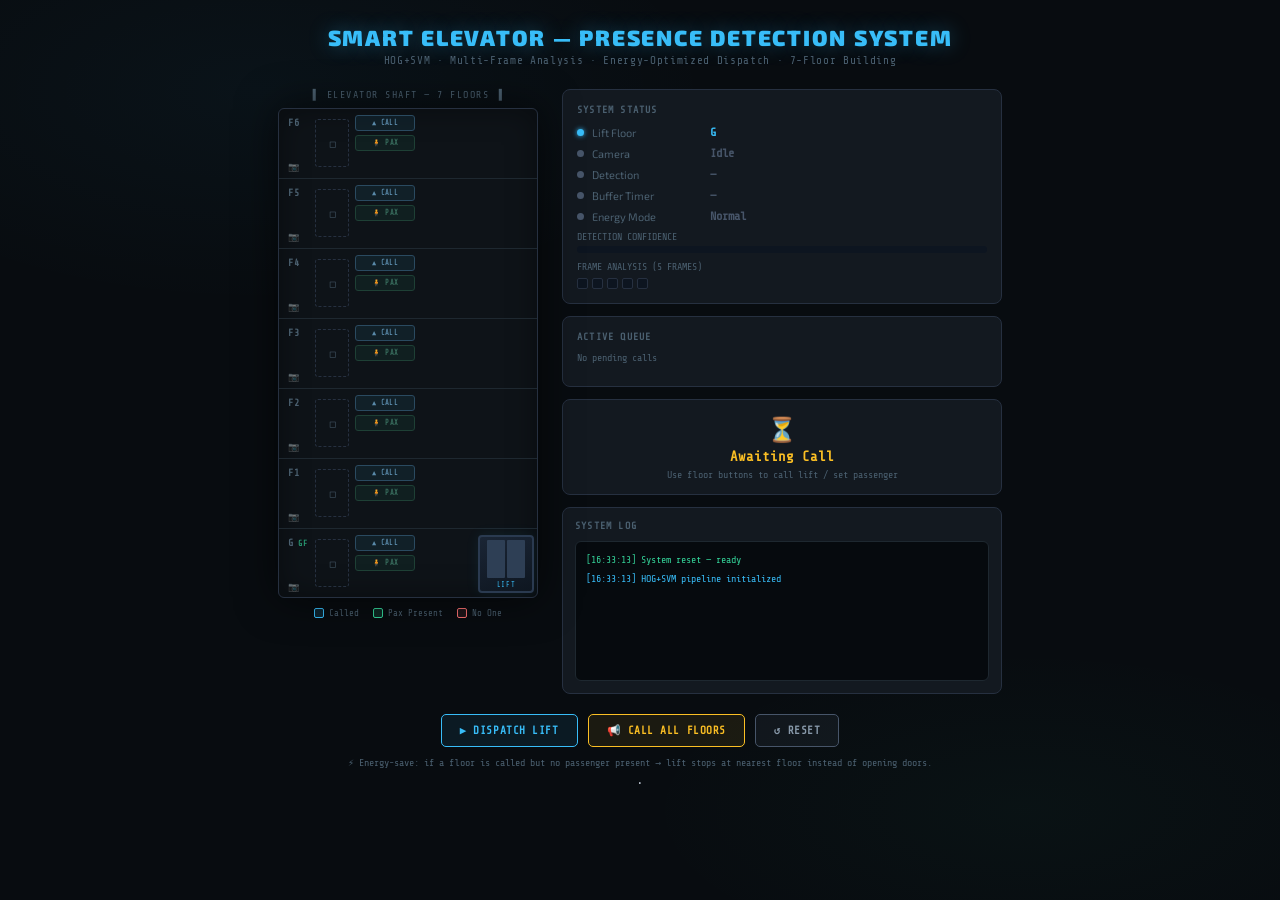
<file: basicworking.html>
<!DOCTYPE html>
<html lang="en">
<head>
<meta charset="UTF-8">
<meta name="viewport" content="width=device-width, initial-scale=1.0">
<title>Smart Elevator – Presence Detection System</title>
<style>
  @import url('https://fonts.googleapis.com/css2?family=Share+Tech+Mono&family=Exo+2:wght@300;500;700;900&display=swap');

  :root {
    --bg:        #080c10;
    --surface:   #0e1318;
    --panel:     #131920;
    --border:    #1e2830;
    --border2:   #263040;
    --blue:      #38bdf8;
    --green:     #34d399;
    --red:       #f87171;
    --amber:     #fbbf24;
    --gray:      #475569;
    --text:      #cbd5e1;
    --muted:     #4b6070;
    --font-mono: 'Share Tech Mono', monospace;
    --font-body: 'Exo 2', sans-serif;
  }

  * { margin:0; padding:0; box-sizing:border-box; }

  body {
    background: var(--bg);
    font-family: var(--font-body);
    color: var(--text);
    min-height: 100vh;
    display: flex;
    flex-direction: column;
    align-items: center;
    padding: 24px 16px 40px;
    background-image:
      radial-gradient(ellipse 60% 40% at 20% 10%, rgba(56,189,248,0.04) 0%, transparent 60%),
      radial-gradient(ellipse 50% 30% at 80% 90%, rgba(52,211,153,0.03) 0%, transparent 60%);
  }

  /* ─── HEADER ─── */
  header { text-align:center; margin-bottom:22px; }
  header h1 {
    font-size: clamp(15px,2.2vw,22px);
    font-weight: 900;
    letter-spacing: 0.08em;
    text-transform: uppercase;
    color: var(--blue);
    text-shadow: 0 0 20px rgba(56,189,248,0.35);
  }
  header p {
    font-family: var(--font-mono);
    font-size: 11px;
    color: var(--muted);
    margin-top: 4px;
    letter-spacing: 0.06em;
  }

  /* ─── SCENE ─── */
  .scene {
    display: flex;
    gap: 24px;
    align-items: flex-start;
    justify-content: center;
    flex-wrap: wrap;
    width: 100%;
    max-width: 1080px;
  }

  /* ─── BUILDING ─── */
  .building-wrap { display:flex; flex-direction:column; align-items:center; }
  .building-title {
    font-family: var(--font-mono);
    font-size: 10px;
    color: var(--muted);
    letter-spacing: 0.15em;
    text-transform: uppercase;
    margin-bottom: 8px;
  }

  .shaft {
    width: 260px;
    background: var(--surface);
    border: 1px solid var(--border2);
    border-radius: 6px;
    position: relative;
    overflow: hidden;
    box-shadow: 0 0 40px rgba(0,0,0,0.6), inset 0 0 30px rgba(0,0,0,0.4);
  }

  /* Each floor row */
  .floor {
    position: absolute;
    left: 0; right: 0;
    height: 70px;
    border-bottom: 1px solid var(--border);
    display: flex;
    align-items: center;
  }

  .floor-label {
    position: absolute;
    left: 9px;
    top: 8px;
    font-family: var(--font-mono);
    font-size: 10px;
    color: var(--muted);
    font-weight: 700;
    letter-spacing: 0.05em;
  }

  /* Ground indicator */
  .floor[data-f="0"] .floor-label::after {
    content: ' GF';
    font-size: 8px;
    color: var(--green);
    opacity: 0.7;
  }

  /* Camera icon */
  .floor-camera {
    position: absolute;
    left: 9px;
    bottom: 6px;
    font-size: 9px;
    color: var(--muted);
    opacity: 0.5;
    font-family: var(--font-mono);
    transition: color 0.4s, opacity 0.4s;
  }
  .floor-camera.active { color: var(--blue); opacity: 1; }

  /* Wait zone */
  .wait-zone {
    position: absolute;
    left: 36px;
    top: 10px;
    width: 34px;
    height: 48px;
    border: 1px dashed var(--border2);
    border-radius: 3px;
    display: flex;
    align-items: center;
    justify-content: center;
    font-size: 9px;
    color: var(--muted);
    transition: border-color 0.4s, background 0.4s;
  }
  .wait-zone.active { border-color: var(--blue);  background: rgba(56,189,248,0.06); }
  .wait-zone.person { border-color: var(--green); background: rgba(52,211,153,0.09); }
  .wait-zone.empty  { border-color: var(--red);   background: rgba(248,113,113,0.06); }

  .person-figure {
    position: absolute;
    left: 40px;
    font-size: 17px;
    opacity: 0;
    transition: opacity 0.5s;
    z-index: 10;
    line-height: 1;
  }

  /* Elevator */
  .elevator-car {
    position: absolute;
    right: 3px;
    width: 56px;
    height: 58px;
    background: linear-gradient(160deg, #1a2535 0%, #0e1620 100%);
    border: 2px solid #2a3a50;
    border-radius: 4px;
    display: flex;
    flex-direction: column;
    align-items: center;
    justify-content: center;
    gap: 3px;
    transition: top 1.2s cubic-bezier(0.45,0,0.55,1), border-color 0.3s, box-shadow 0.3s;
    z-index: 5;
    box-shadow: 0 0 14px rgba(56,189,248,0.08);
  }
  .elevator-car.at-floor {
    border-color: var(--blue);
    box-shadow: 0 0 20px rgba(56,189,248,0.28);
  }
  .elevator-car.moving {
    border-color: var(--amber);
    box-shadow: 0 0 16px rgba(251,191,36,0.2);
  }

  .elevator-door {
    display: flex;
    gap: 2px;
    width: 38px;
    height: 38px;
  }
  .door-panel {
    flex: 1;
    background: #2e3f55;
    border-radius: 1px;
    transition: transform 0.5s ease;
  }
  .door-panel.left  { transform-origin: left;  }
  .door-panel.right { transform-origin: right; }
  .elevator-car.doors-open .door-panel.left  { transform: scaleX(0.08); }
  .elevator-car.doors-open .door-panel.right { transform: scaleX(0.08); }

  .elevator-label {
    font-family: var(--font-mono);
    font-size: 7px;
    color: var(--blue);
    letter-spacing: 0.1em;
  }

  /* Scan beam */
  .scan-beam {
    position: absolute;
    right: 59px;
    height: 2px;
    background: linear-gradient(to left, rgba(56,189,248,0.9), transparent);
    width: 0;
    transition: width 0.5s, opacity 0.4s;
    opacity: 0;
    z-index: 8;
    border-radius: 1px;
  }
  .scan-beam.active { width: 70px; opacity: 1; }

  /* ─── FLOOR CONTROL PANEL (right side of building) ─── */
  .floor-controls {
    position: absolute;
    left: 76px;
    top: 6px;
    display: flex;
    flex-direction: column;
    gap: 4px;
  }

  .floor-btn {
    width: 60px;
    height: 16px;
    border-radius: 3px;
    border: 1px solid;
    font-family: var(--font-mono);
    font-size: 7px;
    letter-spacing: 0.04em;
    cursor: pointer;
    transition: all 0.2s;
    display: flex;
    align-items: center;
    justify-content: center;
    gap: 3px;
    font-weight: 700;
    text-transform: uppercase;
  }
  .floor-btn:disabled { opacity: 0.3; cursor: not-allowed; }
  .floor-btn.call-btn {
    background: rgba(56,189,248,0.07);
    border-color: #2a4a60;
    color: #5a8aaa;
  }
  .floor-btn.call-btn:hover:not(:disabled) { background: rgba(56,189,248,0.18); border-color: var(--blue); color: var(--blue); }
  .floor-btn.call-btn.active { background: rgba(56,189,248,0.22); border-color: var(--blue); color: var(--blue); box-shadow: 0 0 6px rgba(56,189,248,0.35); }

  .floor-btn.pax-btn {
    background: rgba(52,211,153,0.06);
    border-color: #1e4035;
    color: #3a7060;
  }
  .floor-btn.pax-btn:hover:not(:disabled) { background: rgba(52,211,153,0.18); border-color: var(--green); color: var(--green); }
  .floor-btn.pax-btn.active { background: rgba(52,211,153,0.22); border-color: var(--green); color: var(--green); box-shadow: 0 0 6px rgba(52,211,153,0.35); }

  /* ─── RIGHT SIDE PANEL ─── */
  .info-panel {
    flex: 1;
    min-width: 300px;
    max-width: 440px;
    display: flex;
    flex-direction: column;
    gap: 12px;
  }

  .card {
    background: var(--panel);
    border: 1px solid var(--border2);
    border-radius: 8px;
    padding: 14px;
  }

  .card h3 {
    font-family: var(--font-mono);
    font-size: 10px;
    text-transform: uppercase;
    letter-spacing: 0.12em;
    color: var(--muted);
    margin-bottom: 10px;
  }

  .status-line {
    display: flex;
    align-items: center;
    gap: 8px;
    margin-bottom: 7px;
    font-size: 12px;
  }
  .status-line .label {
    font-size: 11px;
    color: var(--muted);
    width: 110px;
    flex-shrink: 0;
  }

  .dot {
    width: 7px; height: 7px;
    border-radius: 50%;
    flex-shrink: 0;
    background: var(--gray);
    transition: background 0.4s, box-shadow 0.4s;
  }
  .dot.blue  { background: var(--blue);  box-shadow: 0 0 5px var(--blue); }
  .dot.green { background: var(--green); box-shadow: 0 0 5px var(--green); }
  .dot.red   { background: var(--red);   box-shadow: 0 0 5px var(--red); }
  .dot.amber { background: var(--amber); box-shadow: 0 0 5px var(--amber); }
  .dot.gray  { background: var(--gray);  box-shadow: none; }

  .sval { font-family: var(--font-mono); font-weight:700; font-size:12px; }
  .sval.blue  { color: var(--blue); }
  .sval.green { color: var(--green); }
  .sval.red   { color: var(--red); }
  .sval.amber { color: var(--amber); }
  .sval.gray  { color: var(--gray); }

  /* Confidence bar */
  .conf-wrap {
    background: #0d1520;
    border-radius: 3px;
    height: 7px;
    overflow: hidden;
    margin-top: 4px;
  }
  .conf-bar {
    height: 100%;
    border-radius: 3px;
    background: var(--green);
    width: 0%;
    transition: width 0.5s ease, background 0.4s;
  }

  /* Frame dots */
  .frames-row { display:flex; gap:4px; margin-top:6px; }
  .frame-dot {
    width: 11px; height: 11px;
    border-radius: 2px;
    background: #0d1520;
    border: 1px solid var(--border2);
    transition: background 0.3s;
  }
  .frame-dot.hit  { background: var(--green); border-color: var(--green); }
  .frame-dot.miss { background: var(--red);   border-color: var(--red); }

  /* Decision box */
  .decision-box {
    background: var(--panel);
    border: 1px solid var(--border2);
    border-radius: 8px;
    padding: 14px;
    text-align: center;
    min-height: 78px;
    display: flex;
    flex-direction: column;
    align-items: center;
    justify-content: center;
    gap: 5px;
    transition: border-color 0.4s;
  }
  .decision-box.stop    { border-color: var(--green); }
  .decision-box.skip    { border-color: var(--red); }
  .decision-box.energy  { border-color: var(--amber); }
  .decision-box.checking { border-color: var(--blue); }

  .d-icon { font-size: 24px; }
  .d-text { font-size: 14px; font-weight: 700; font-family: var(--font-mono); }
  .d-text.green { color: var(--green); }
  .d-text.red   { color: var(--red); }
  .d-text.amber { color: var(--amber); }
  .d-text.blue  { color: var(--blue); }
  .d-sub  { font-size: 10px; color: var(--muted); font-family: var(--font-mono); }

  /* Queue display */
  .queue-display {
    display: flex;
    gap: 5px;
    flex-wrap: wrap;
    min-height: 20px;
  }
  .queue-tag {
    font-family: var(--font-mono);
    font-size: 9px;
    padding: 2px 6px;
    border-radius: 3px;
    border: 1px solid;
  }
  .queue-tag.call-tag { border-color: var(--blue); color: var(--blue); background: rgba(56,189,248,0.08); }
  .queue-tag.pax-tag  { border-color: var(--green); color: var(--green); background: rgba(52,211,153,0.08); }

  /* Log */
  .log-box {
    background: #060a0e;
    border: 1px solid var(--border);
    border-radius: 6px;
    padding: 10px;
    height: 140px;
    overflow-y: auto;
    font-family: var(--font-mono);
    font-size: 10px;
    color: var(--muted);
  }
  .log-box::-webkit-scrollbar { width: 3px; }
  .log-box::-webkit-scrollbar-thumb { background: var(--border2); border-radius: 2px; }
  .log-entry { margin-bottom: 3px; line-height: 1.6; }
  .log-entry.info { color: var(--blue); }
  .log-entry.ok   { color: var(--green); }
  .log-entry.warn { color: var(--amber); }
  .log-entry.err  { color: var(--red); }

  /* Bottom Controls */
  .controls {
    display: flex;
    gap: 10px;
    flex-wrap: wrap;
    justify-content: center;
    margin-top: 20px;
    width: 100%;
    max-width: 700px;
  }

  .btn {
    padding: 9px 18px;
    border-radius: 5px;
    border: 1px solid;
    font-family: var(--font-mono);
    font-size: 11px;
    font-weight: 700;
    cursor: pointer;
    letter-spacing: 0.05em;
    transition: all 0.2s;
    text-transform: uppercase;
  }
  .btn:hover:not(:disabled) { filter: brightness(1.3); transform: translateY(-1px); }
  .btn:disabled { opacity: 0.3; cursor: not-allowed; transform: none; }

  .btn-blue  { background: rgba(56,189,248,0.08); border-color: var(--blue); color: var(--blue); }
  .btn-green { background: rgba(52,211,153,0.08); border-color: var(--green); color: var(--green); }
  .btn-red   { background: rgba(248,113,113,0.08); border-color: var(--red); color: var(--red); }
  .btn-amber { background: rgba(251,191,36,0.08); border-color: var(--amber); color: var(--amber); }
  .btn-gray  { background: rgba(71,85,105,0.15); border-color: var(--gray); color: #8899aa; }

  /* Energy badge */
  .energy-badge {
    display: inline-flex;
    align-items: center;
    gap: 4px;
    font-family: var(--font-mono);
    font-size: 9px;
    padding: 2px 7px;
    border-radius: 10px;
    border: 1px solid #2a4020;
    background: rgba(52,211,153,0.06);
    color: var(--green);
    margin-left: 8px;
    vertical-align: middle;
  }

  /* Legend */
  .legend {
    display: flex;
    gap: 14px;
    flex-wrap: wrap;
    justify-content: center;
    margin-top: 10px;
  }
  .legend-item {
    display: flex;
    align-items: center;
    gap: 5px;
    font-family: var(--font-mono);
    font-size: 9px;
    color: var(--muted);
  }
  .legend-swatch {
    width: 10px; height: 10px;
    border-radius: 2px;
    border: 1px solid;
  }
</style>
</head>
<body>

<header>
  <h1>Smart Elevator — Presence Detection System</h1>
  <p>HOG+SVM · Multi-Frame Analysis · Energy-Optimized Dispatch · 7-Floor Building</p>
</header>

<div class="scene">

  <!-- ═══ BUILDING ═══ -->
  <div class="building-wrap">
    <div class="building-title">▌ ELEVATOR SHAFT — 7 FLOORS ▐</div>
    <div class="shaft" id="shaft">
      <!-- Floors rendered by JS -->
      <div class="elevator-car" id="elevator">
        <div class="elevator-door">
          <div class="door-panel left"></div>
          <div class="door-panel right"></div>
        </div>
        <div class="elevator-label">LIFT</div>
      </div>
      <div class="scan-beam" id="scanBeam"></div>
    </div>
    <!-- Legend -->
    <div class="legend" style="margin-top:10px; max-width:260px">
      <div class="legend-item"><div class="legend-swatch" style="border-color:var(--blue);background:rgba(56,189,248,0.15)"></div>Called</div>
      <div class="legend-item"><div class="legend-swatch" style="border-color:var(--green);background:rgba(52,211,153,0.15)"></div>Pax Present</div>
      <div class="legend-item"><div class="legend-swatch" style="border-color:var(--red);background:rgba(248,113,113,0.1)"></div>No One</div>
    </div>
  </div>

  <!-- ═══ INFO PANEL ═══ -->
  <div class="info-panel">

    <!-- System Status -->
    <div class="card">
      <h3>System Status</h3>
      <div class="status-line">
        <div class="dot" id="dot-el"></div>
        <span class="label">Lift Floor</span>
        <span class="sval blue" id="val-floor">G</span>
      </div>
      <div class="status-line">
        <div class="dot" id="dot-cam"></div>
        <span class="label">Camera</span>
        <span class="sval gray" id="val-cam">Idle</span>
      </div>
      <div class="status-line">
        <div class="dot" id="dot-det"></div>
        <span class="label">Detection</span>
        <span class="sval gray" id="val-det">—</span>
      </div>
      <div class="status-line">
        <div class="dot" id="dot-buf"></div>
        <span class="label">Buffer Timer</span>
        <span class="sval gray" id="val-buf">—</span>
      </div>
      <div class="status-line">
        <div class="dot gray" id="dot-energy"></div>
        <span class="label">Energy Mode</span>
        <span class="sval gray" id="val-energy">Normal</span>
      </div>
      <div style="margin-top:8px">
        <div style="font-size:10px;color:var(--muted);font-family:var(--font-mono);margin-bottom:4px">DETECTION CONFIDENCE</div>
        <div class="conf-wrap"><div class="conf-bar" id="confBar"></div></div>
      </div>
      <div style="margin-top:8px">
        <div style="font-size:10px;color:var(--muted);font-family:var(--font-mono);margin-bottom:5px">FRAME ANALYSIS (5 FRAMES)</div>
        <div class="frames-row">
          <div class="frame-dot" id="f0"></div>
          <div class="frame-dot" id="f1"></div>
          <div class="frame-dot" id="f2"></div>
          <div class="frame-dot" id="f3"></div>
          <div class="frame-dot" id="f4"></div>
        </div>
      </div>
    </div>

    <!-- Active Queue -->
    <div class="card">
      <h3>Active Queue</h3>
      <div class="queue-display" id="queueDisplay">
        <span style="font-family:var(--font-mono);font-size:10px;color:var(--muted)">No pending calls</span>
      </div>
    </div>

    <!-- Decision Box -->
    <div class="decision-box" id="decisionBox">
      <div class="d-icon" id="dIcon">⏳</div>
      <div class="d-text amber" id="dText">Awaiting Call</div>
      <div class="d-sub" id="dSub">Use floor buttons to call lift / set passenger</div>
    </div>

    <!-- Log -->
    <div class="card" style="padding:12px">
      <h3>System Log</h3>
      <div class="log-box" id="logBox"></div>
    </div>

  </div>
</div>

<!-- Global Controls -->
<div class="controls">
  <button class="btn btn-blue"  id="btnRunQueue" onclick="runQueue()">▶ Dispatch Lift</button>
  <button class="btn btn-amber" id="btnCallAll"  onclick="callAllFloors()">📢 Call All Floors</button>
  <button class="btn btn-gray"  id="btnReset"    onclick="resetAll()">↺ Reset</button>
</div>
<p style="font-family:var(--font-mono);font-size:10px;color:var(--muted);text-align:center;margin-top:10px;max-width:620px">
  ⚡ Energy-save: if a floor is called but no passenger present → lift stops at nearest floor instead of opening doors.
</p>

<script>
  // ─── CONFIG ─────────────────────────────────────────────
  // 7 floors: index 0 = Ground, 6 = 7th floor (top)
  // Building renders top-to-bottom in DOM (index 6 at top)
  const NUM_FLOORS = 7;
  const FLOOR_NAMES = ['G','F1','F2','F3','F4','F5','F6'];
  const FLOOR_LABELS = ['Ground','Floor 1','Floor 2','Floor 3','Floor 4','Floor 5','Floor 6'];

  // Each floor row height
  const FLOOR_H = 70;
  const SHAFT_H = NUM_FLOORS * FLOOR_H; // 490px

  // Elevator top position per floor (floor 0 = bottom row = top offset (6)*70 = 420)
  function floorTop(idx) {
    return (NUM_FLOORS - 1 - idx) * FLOOR_H + 6;
  }

  // ─── STATE ──────────────────────────────────────────────
  let currentFloor = 0;
  let busy = false;
  const calledFloors    = new Set(); // floors where call button pressed
  const passengerFloors = new Set(); // floors where passenger present toggled
  let savedTrips = 0;
  let energySaved = 0;

  const elevator = document.getElementById('elevator');
  const scanBeam = document.getElementById('scanBeam');

  // ─── BUILD SHAFT ────────────────────────────────────────
  const shaft = document.getElementById('shaft');
  shaft.style.height = SHAFT_H + 'px';

  // Render floor rows (top = highest floor number)
  for (let i = NUM_FLOORS - 1; i >= 0; i--) {
    const rowIdx = NUM_FLOORS - 1 - i; // 0=top row = floor 6
    const div = document.createElement('div');
    div.className = 'floor';
    div.id = 'floor-' + i;
    div.dataset.f = i;
    div.style.top = rowIdx * FLOOR_H + 'px';

    div.innerHTML = `
      <span class="floor-label">${FLOOR_NAMES[i]}</span>
      <div class="floor-camera" id="cam-${i}">📷</div>
      <div class="wait-zone" id="zone-${i}">◻</div>
      <div class="person-figure" id="person-${i}">🧍</div>
      <div class="floor-controls">
        <button class="floor-btn call-btn" id="call-${i}" onclick="toggleCall(${i})" title="Call lift to ${FLOOR_LABELS[i]}">
          ▲ CALL
        </button>
        <button class="floor-btn pax-btn" id="pax-${i}" onclick="togglePassenger(${i})" title="Toggle passenger at ${FLOOR_LABELS[i]}">
          🧍 PAX
        </button>
      </div>
    `;
    // Insert before elevator / scanBeam
    shaft.insertBefore(div, elevator);
  }

  // Position person figures
  for (let i = 0; i < NUM_FLOORS; i++) {
    const p = document.getElementById('person-' + i);
    const row = (NUM_FLOORS - 1 - i);
    p.style.top = (row * FLOOR_H + 16) + 'px';
  }

  // ─── ELEVATOR INITIAL POSITION ──────────────────────────
  elevator.style.top = floorTop(0) + 'px';
  scanBeam.style.top = (floorTop(0) + 38) + 'px';

  // ─── HELPERS ────────────────────────────────────────────
  function wait(ms) { return new Promise(r => setTimeout(r, ms)); }

  function log(msg, type = 'info') {
    const box = document.getElementById('logBox');
    const ts = new Date().toLocaleTimeString('en', { hour12: false });
    const el = document.createElement('div');
    el.className = 'log-entry ' + type;
    el.textContent = `[${ts}] ${msg}`;
    box.appendChild(el);
    box.scrollTop = box.scrollHeight;
    if (box.children.length > 80) box.removeChild(box.firstChild);
  }

  function setStatus(dotId, valId, color, text) {
    document.getElementById(dotId).className = 'dot ' + color;
    const v = document.getElementById(valId);
    v.className = 'sval ' + color;
    v.textContent = text;
  }

  function setDecision(icon, text, textColor, sub, boxClass) {
    document.getElementById('dIcon').textContent = icon;
    const dt = document.getElementById('dText');
    dt.textContent = text;
    dt.className = 'd-text ' + textColor;
    document.getElementById('dSub').textContent = sub;
    document.getElementById('decisionBox').className = 'decision-box ' + (boxClass || '');
  }

  function setConfidence(pct, color) {
    const bar = document.getElementById('confBar');
    bar.style.width = pct + '%';
    bar.style.background = color || 'var(--green)';
  }

  function resetFrames() {
    for (let i = 0; i < 5; i++)
      document.getElementById('f' + i).className = 'frame-dot';
  }

  function setFrame(i, state) {
    document.getElementById('f' + i).className = 'frame-dot ' + state;
  }

  function setZone(idx, state) {
    const z = document.getElementById('zone-' + idx);
    z.className = 'wait-zone';
    if (state === 'active') { z.classList.add('active'); z.textContent = '⟳'; }
    if (state === 'person') { z.classList.add('person'); z.textContent = '🧍'; }
    if (state === 'empty')  { z.classList.add('empty');  z.textContent = '✕'; }
    if (state === 'idle')   z.textContent = '◻';
  }

  function showPerson(idx, visible) {
    document.getElementById('person-' + idx).style.opacity = visible ? '1' : '0';
  }

  function setCamera(idx, active) {
    const c = document.getElementById('cam-' + idx);
    if (active) c.classList.add('active');
    else c.classList.remove('active');
  }

  function disableGlobalBtns(v) {
    ['btnRunQueue','btnCallAll','btnReset'].forEach(id => {
      document.getElementById(id).disabled = v;
    });
  }

  function updateQueue() {
    const qd = document.getElementById('queueDisplay');
    qd.innerHTML = '';
    let any = false;
    // Show called floors
    for (let i = NUM_FLOORS - 1; i >= 0; i--) {
      if (calledFloors.has(i)) {
        const t = document.createElement('span');
        t.className = 'queue-tag call-tag';
        t.textContent = `CALL-${FLOOR_NAMES[i]}`;
        qd.appendChild(t);
        any = true;
      }
      if (passengerFloors.has(i)) {
        const t = document.createElement('span');
        t.className = 'queue-tag pax-tag';
        t.textContent = `PAX-${FLOOR_NAMES[i]}`;
        qd.appendChild(t);
        any = true;
      }
    }
    if (!any) {
      qd.innerHTML = '<span style="font-family:var(--font-mono);font-size:10px;color:var(--muted)">No pending calls</span>';
    }
  }

  // ─── FLOOR BUTTON HANDLERS ──────────────────────────────
  function toggleCall(floorIdx) {
    if (busy) return;
    if (calledFloors.has(floorIdx)) {
      calledFloors.delete(floorIdx);
      document.getElementById('call-' + floorIdx).classList.remove('active');
      log(`Call cancelled at ${FLOOR_LABELS[floorIdx]}`, 'warn');
    } else {
      calledFloors.add(floorIdx);
      document.getElementById('call-' + floorIdx).classList.add('active');
      log(`Call registered at ${FLOOR_LABELS[floorIdx]}`, 'info');
    }
    updateQueue();
  }

  function togglePassenger(floorIdx) {
    if (busy) return;
    if (passengerFloors.has(floorIdx)) {
      passengerFloors.delete(floorIdx);
      document.getElementById('pax-' + floorIdx).classList.remove('active');
      setZone(floorIdx, 'idle');
      showPerson(floorIdx, false);
      log(`Passenger cleared at ${FLOOR_LABELS[floorIdx]}`, 'warn');
    } else {
      passengerFloors.add(floorIdx);
      document.getElementById('pax-' + floorIdx).classList.add('active');
      setZone(floorIdx, 'person');
      showPerson(floorIdx, true);
      log(`Passenger set at ${FLOOR_LABELS[floorIdx]}`, 'ok');
    }
    updateQueue();
  }

  function callAllFloors() {
    if (busy) return;
    for (let i = 0; i < NUM_FLOORS; i++) {
      if (!calledFloors.has(i)) {
        calledFloors.add(i);
        document.getElementById('call-' + i).classList.add('active');
      }
    }
    log('All floors called — BROADCAST MODE', 'warn');
    updateQueue();
  }

  // ─── MOVE ELEVATOR ──────────────────────────────────────
  async function moveElevatorTo(targetFloor) {
    if (currentFloor === targetFloor) return;
    const dir = targetFloor > currentFloor ? '▲' : '▼';
    log(`${dir} Moving: ${FLOOR_NAMES[currentFloor]} → ${FLOOR_NAMES[targetFloor]}`, 'info');
    setStatus('dot-el', 'val-floor', 'amber', 'Moving...');
    elevator.classList.add('moving');
    elevator.classList.remove('at-floor');

    elevator.style.top = floorTop(targetFloor) + 'px';
    scanBeam.style.top = (floorTop(targetFloor) + 38) + 'px';

    // Travel time proportional to distance
    const dist = Math.abs(targetFloor - currentFloor);
    await wait(400 + dist * 220);

    currentFloor = targetFloor;
    elevator.classList.remove('moving');
    elevator.classList.add('at-floor');
    setStatus('dot-el', 'val-floor', 'blue', FLOOR_NAMES[targetFloor]);
    log(`Arrived: ${FLOOR_NAMES[targetFloor]}`, 'info');
  }

  // ─── FRAME ANALYSIS ─────────────────────────────────────
  async function runFrameAnalysis(hitFrames) {
    resetFrames();
    setStatus('dot-cam', 'val-cam', 'blue', 'Scanning...');
    scanBeam.classList.add('active');
    let hits = 0;
    for (let i = 0; i < 5; i++) {
      await wait(250);
      const h = hitFrames[i];
      setFrame(i, h ? 'hit' : 'miss');
      if (h) hits++;
      const pct = Math.round((hits / (i + 1)) * 100);
      setConfidence(pct, pct > 60 ? 'var(--green)' : pct > 30 ? 'var(--amber)' : 'var(--red)');
    }
    scanBeam.classList.remove('active');
    setStatus('dot-cam', 'val-cam', 'gray', 'Idle');
    const conf = Math.round((hits / 5) * 100);
    log(`Frame analysis: ${hits}/5 detected (${conf}% confidence)`, hits >= 3 ? 'ok' : 'warn');
    return conf;
  }

  // ─── FIND NEAREST CALLED FLOOR ──────────────────────────
  function nearestCalledFloor(fromFloor, excludeFloor) {
    let best = null, bestDist = Infinity;
    for (const f of calledFloors) {
      if (f === excludeFloor) continue;
      const d = Math.abs(f - fromFloor);
      if (d < bestDist) { bestDist = d; best = f; }
    }
    return best;
  }

  // ─── PROCESS ONE FLOOR CALL ─────────────────────────────
  async function processFloor(floorIdx) {
    const hasPax = passengerFloors.has(floorIdx);

    setDecision('🔄', `Processing ${FLOOR_NAMES[floorIdx]}`, 'blue', 'Dispatching...', 'checking');
    document.getElementById('call-' + floorIdx).classList.remove('active');

    // Move to floor
    await moveElevatorTo(floorIdx);
    await wait(200);

    // Activate camera
    setCamera(floorIdx, true);
    setZone(floorIdx, 'active');
    setStatus('dot-det', 'val-det', 'blue', 'Analyzing...');
    setDecision('🔍', 'Scanning Zone', 'blue', `Checking ${FLOOR_LABELS[floorIdx]} waiting area`, 'checking');
    await wait(350);

    if (hasPax) {
      // ── PASSENGER PRESENT ──────────────────────────────
      showPerson(floorIdx, true);
      setZone(floorIdx, 'person');
      log(`Camera: human detected at ${FLOOR_LABELS[floorIdx]}`, 'ok');
      await wait(300);

      const conf = await runFrameAnalysis([true, true, true, true, true]);
      setStatus('dot-det', 'val-det', 'green', 'CONFIRMED');
      setStatus('dot-buf', 'val-buf', 'green', 'N/A');
      setStatus('dot-energy', 'val-energy', 'green', 'Normal Stop');
      setDecision('🚪', 'STOP — DOORS OPEN', 'green', `Passenger confirmed (${conf}% confidence)`, 'stop');
      log(`Decision: STOP at ${FLOOR_NAMES[floorIdx]} — opening doors`, 'ok');
      await wait(500);

      // Open doors
      elevator.classList.add('doors-open');
      log('Doors opening...', 'ok');
      await wait(1500);
      elevator.classList.remove('doors-open');
      log('Doors closed', 'info');

      // Passenger boards
      passengerFloors.delete(floorIdx);
      document.getElementById('pax-' + floorIdx).classList.remove('active');
      showPerson(floorIdx, false);
      setZone(floorIdx, 'idle');

    } else {
      // ── NO PASSENGER — BUFFER CHECK ────────────────────
      setZone(floorIdx, 'active');
      log(`Camera: zone empty at ${FLOOR_LABELS[floorIdx]}`, 'warn');
      await wait(300);

      const conf1 = await runFrameAnalysis([false, false, false, false, false]);
      setStatus('dot-det', 'val-det', 'red', 'NOT DETECTED');

      // Buffer period
      log(`No presence — buffer timer: 2s`, 'warn');
      setStatus('dot-buf', 'val-buf', 'amber', '2s left');
      setDecision('⏱️', 'Buffer Period', 'amber', 'Waiting for possible late arrival...', 'checking');
      await wait(700);
      setStatus('dot-buf', 'val-buf', 'amber', '1s left');
      await wait(700);

      // Re-check
      log(`Buffer expired — re-checking ${FLOOR_LABELS[floorIdx]}`, 'warn');
      const conf2 = await runFrameAnalysis([false, false, false, false, false]);
      setStatus('dot-det', 'val-det', 'red', 'ABSENT');
      setStatus('dot-buf', 'val-buf', 'red', 'Expired');
      setZone(floorIdx, 'empty');

      // ⚡ ENERGY SAVE — find nearest remaining called floor
      const nearest = nearestCalledFloor(floorIdx, floorIdx);

      if (nearest !== null) {
        setStatus('dot-energy', 'val-energy', 'amber', '⚡ Rerouting');
        setDecision('⚡', 'ENERGY SAVE — REROUTING', 'amber',
          `No pax confirmed — going to nearest: ${FLOOR_NAMES[nearest]}`, 'energy');
        log(`⚡ Energy Save: skip ${FLOOR_NAMES[floorIdx]}, reroute to nearest ${FLOOR_NAMES[nearest]}`, 'warn');
      } else {
        // No more calls — return to nearest floor (ground or stay)
        setStatus('dot-energy', 'val-energy', 'amber', '⚡ Standby');
        setDecision('⚡', 'ENERGY SAVE — DOORS CLOSED', 'amber',
          `No passenger at ${FLOOR_NAMES[floorIdx]} — doors NOT opened`, 'energy');
        log(`⚡ Energy Save: no pax at ${FLOOR_NAMES[floorIdx]} — doors stayed closed`, 'err');
        energySaved++;
        savedTrips++;
      }

      energySaved++;
    }

    setCamera(floorIdx, false);
    elevator.classList.remove('at-floor');
    calledFloors.delete(floorIdx);
    updateQueue();
    await wait(300);
  }

  // ─── MAIN QUEUE RUNNER ──────────────────────────────────
  async function runQueue() {
    if (busy) return;
    if (calledFloors.size === 0) {
      log('No calls in queue. Use CALL buttons on floors.', 'warn');
      return;
    }
    busy = true;
    disableGlobalBtns(true);
    disableAllFloorBtns(true);

    log(`═══ DISPATCH START — ${calledFloors.size} floor(s) in queue ═══`, 'info');

    // Process floors from nearest to current, then sweep
    while (calledFloors.size > 0) {
      // Find next floor: closest to current
      let nextFloor = null, minDist = Infinity;
      for (const f of calledFloors) {
        const d = Math.abs(f - currentFloor);
        if (d < minDist) { minDist = d; nextFloor = f; }
      }
      if (nextFloor === null) break;
      await processFloor(nextFloor);
    }

    log('═══ DISPATCH COMPLETE ═══', 'ok');
    setDecision('✅', 'All Calls Served', 'green', `${energySaved} energy-save events`, 'stop');
    setStatus('dot-energy', 'val-energy', 'green', `Saved ×${energySaved}`);

    busy = false;
    disableGlobalBtns(false);
    disableAllFloorBtns(false);
    updateQueue();
  }

  function disableAllFloorBtns(v) {
    for (let i = 0; i < NUM_FLOORS; i++) {
      document.getElementById('call-' + i).disabled = v;
      document.getElementById('pax-' + i).disabled = v;
    }
  }

  // ─── RESET ──────────────────────────────────────────────
  function resetAll() {
    if (busy) return;

    calledFloors.clear();
    passengerFloors.clear();
    savedTrips = 0;
    energySaved = 0;

    elevator.style.transition = 'none';
    elevator.style.top = floorTop(0) + 'px';
    scanBeam.style.top = (floorTop(0) + 38) + 'px';
    setTimeout(() => { elevator.style.transition = ''; }, 50);
    currentFloor = 0;

    elevator.className = 'elevator-car';

    for (let i = 0; i < NUM_FLOORS; i++) {
      setZone(i, 'idle');
      showPerson(i, false);
      setCamera(i, false);
      document.getElementById('call-' + i).classList.remove('active');
      document.getElementById('pax-' + i).classList.remove('active');
      document.getElementById('call-' + i).disabled = false;
      document.getElementById('pax-' + i).disabled = false;
    }

    setStatus('dot-el',  'val-floor',  'blue',  'G');
    setStatus('dot-cam', 'val-cam',    'gray',  'Idle');
    setStatus('dot-det', 'val-det',    'gray',  '—');
    setStatus('dot-buf', 'val-buf',    'gray',  '—');
    setStatus('dot-energy','val-energy','gray', 'Normal');
    setConfidence(0);
    resetFrames();
    updateQueue();
    setDecision('⏳', 'Awaiting Call', 'amber', 'Use floor buttons to call lift / set passenger', '');

    document.getElementById('logBox').innerHTML = '';
    log('System reset — ready', 'ok');
    log('HOG+SVM pipeline initialized', 'info');
    disableGlobalBtns(false);
    scanBeam.classList.remove('active');
  }

  // ─── INIT ────────────────────────────────────────────────
  resetAll();
</script>
</body>
</html>.
</file>
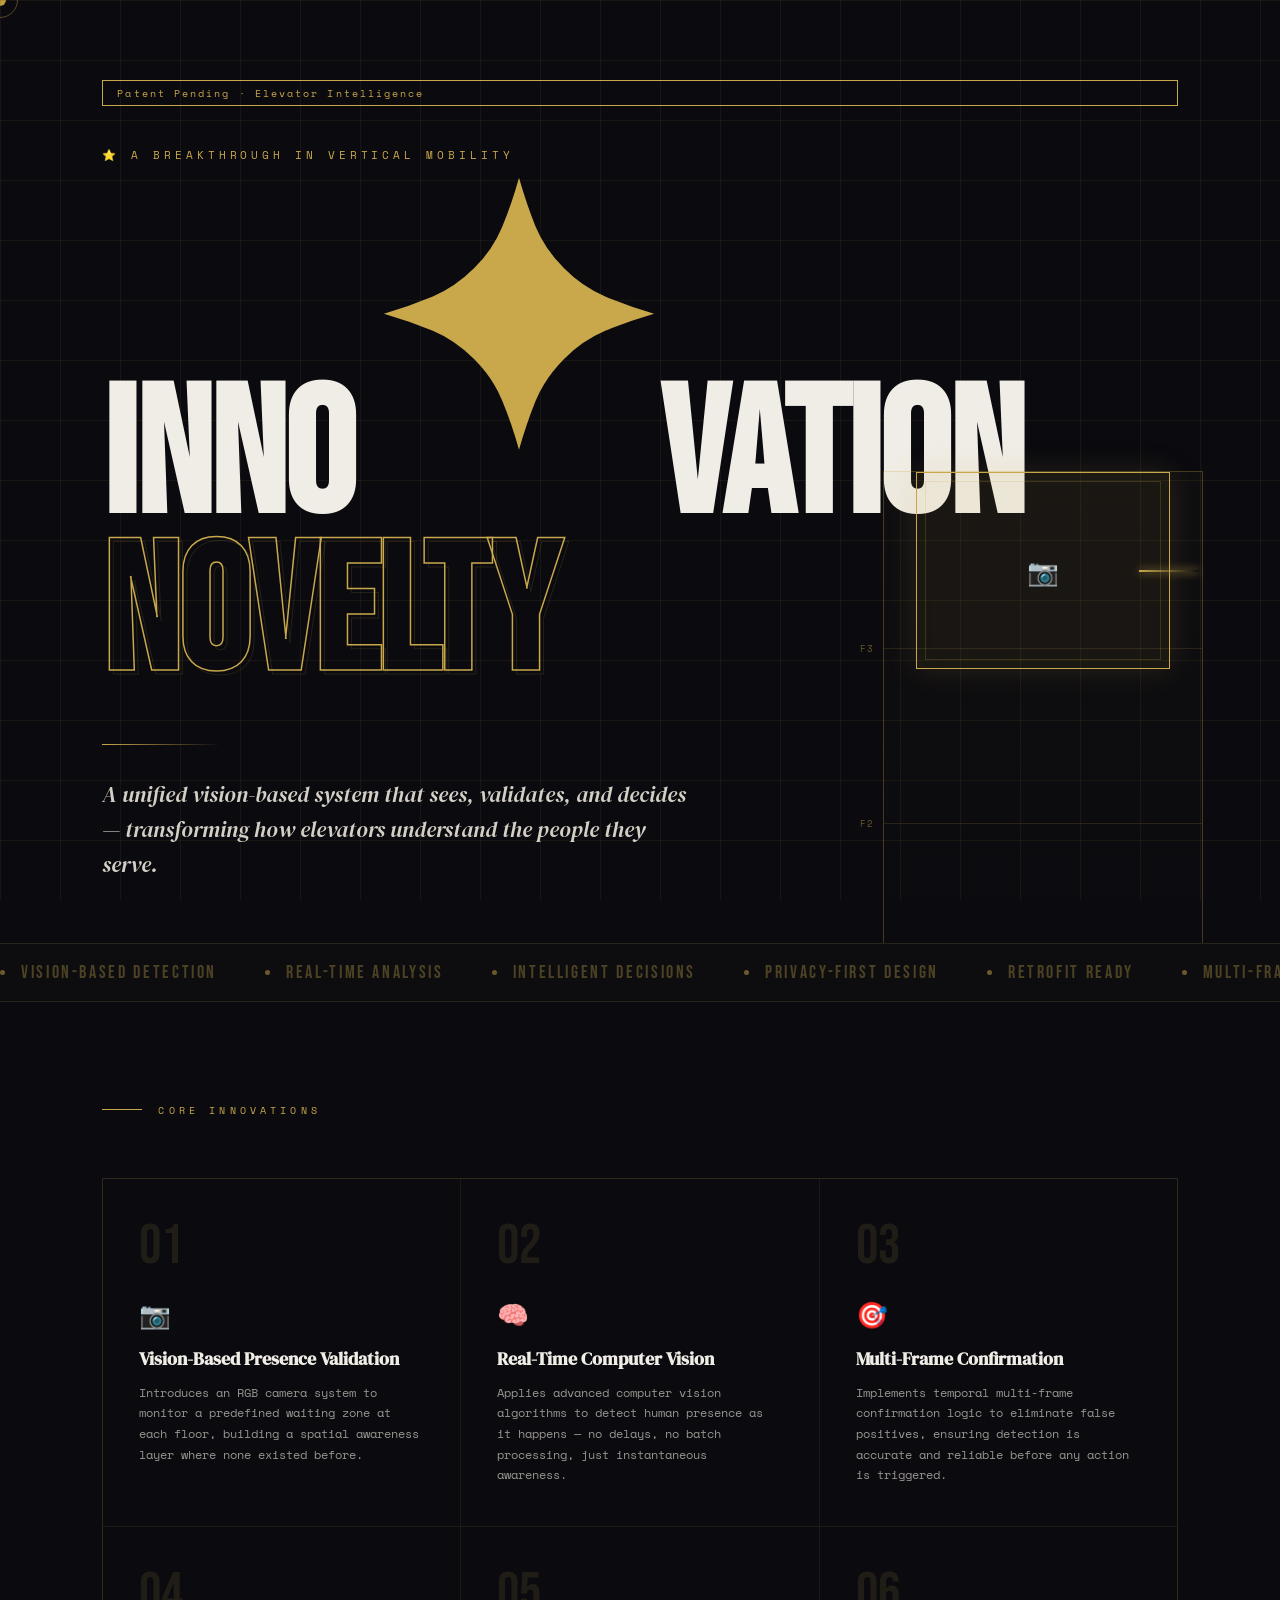
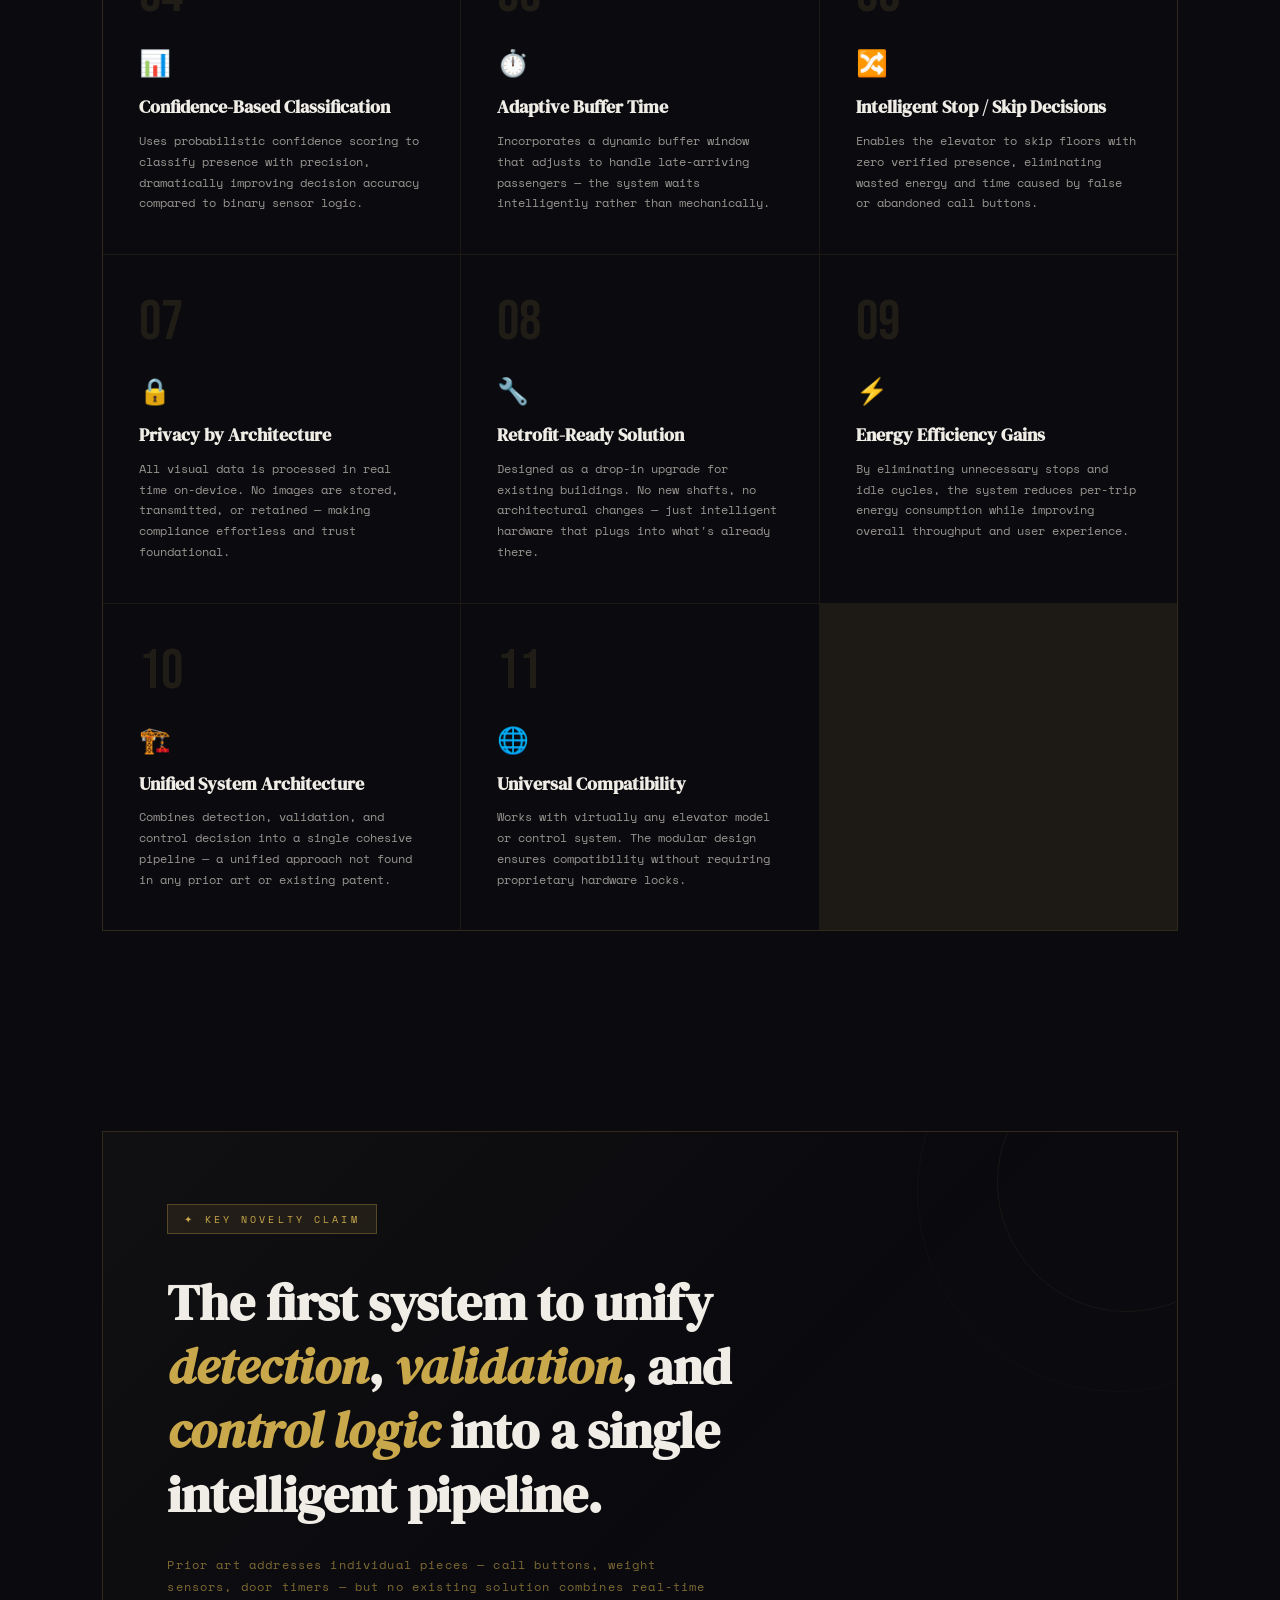
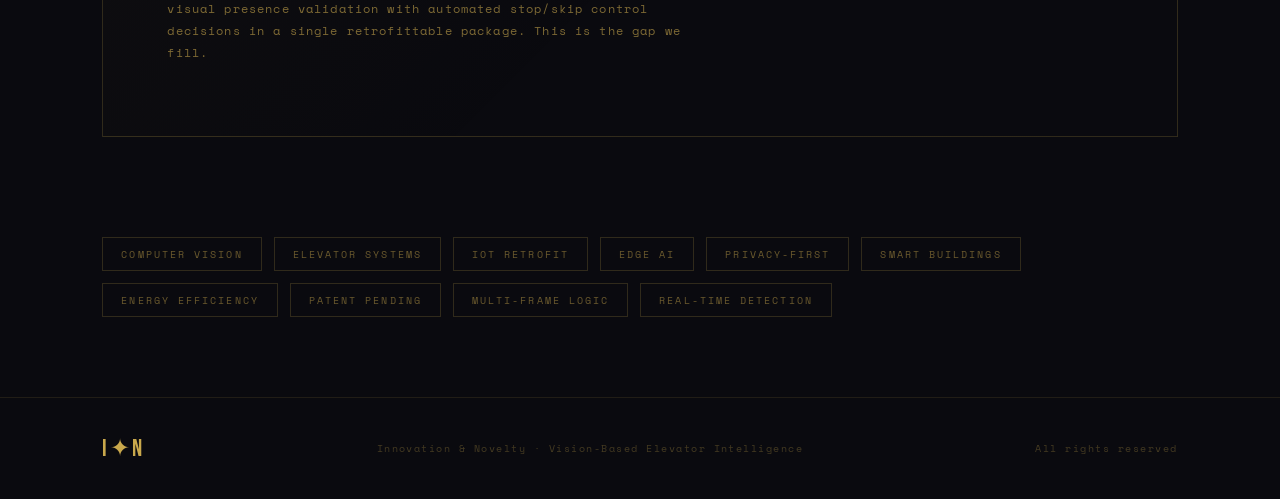
<file: innovation_novelty.html>
<!DOCTYPE html>
<html lang="en">
<head>
<meta charset="UTF-8">
<meta name="viewport" content="width=device-width, initial-scale=1.0">
<title>Innovation & Novelty</title>
<link href="https://fonts.googleapis.com/css2?family=Bebas+Neue&family=DM+Serif+Display:ital@0;1&family=Space+Mono:wght@400;700&display=swap" rel="stylesheet">
<style>
  :root {
    --ink: #0a0a0f;
    --paper: #f0ede6;
    --gold: #c9a84c;
    --amber: #e8b84b;
    --rust: #b84a2e;
    --mist: #d4cfc5;
    --glow: #ffde87;
    --grid: rgba(201,168,76,0.08);
  }

  *, *::before, *::after { margin: 0; padding: 0; box-sizing: border-box; }
  html { scroll-behavior: smooth; }

  body {
    background: var(--ink);
    color: var(--paper);
    font-family: 'Space Mono', monospace;
    overflow-x: hidden;
    cursor: none;
  }

  .cursor {
    width: 12px; height: 12px;
    background: var(--gold);
    border-radius: 50%;
    position: fixed;
    top: 0; left: 0;
    pointer-events: none;
    z-index: 9999;
    transform: translate(-50%, -50%);
    transition: transform 0.1s, width 0.2s, height 0.2s;
    mix-blend-mode: difference;
  }
  .cursor-trail {
    width: 36px; height: 36px;
    border: 1px solid var(--gold);
    border-radius: 50%;
    position: fixed;
    top: 0; left: 0;
    pointer-events: none;
    z-index: 9998;
    transform: translate(-50%, -50%);
    transition: transform 0.25s ease, opacity 0.2s;
    opacity: 0.4;
  }

  body::before {
    content: '';
    position: fixed;
    inset: 0;
    background-image:
      linear-gradient(var(--grid) 1px, transparent 1px),
      linear-gradient(90deg, var(--grid) 1px, transparent 1px);
    background-size: 60px 60px;
    pointer-events: none;
    z-index: 0;
  }

  .hero {
    position: relative;
    min-height: 100vh;
    display: flex;
    flex-direction: column;
    justify-content: center;
    padding: 80px 8vw 60px;
    overflow: hidden;
    z-index: 1;
  }

  .hero-eyebrow {
    font-family: 'Space Mono', monospace;
    font-size: 0.7rem;
    letter-spacing: 0.35em;
    color: var(--gold);
    text-transform: uppercase;
    margin-bottom: 24px;
    opacity: 0;
    animation: fadeUp 0.8s 0.2s forwards;
  }

  .hero-tag {
    display: inline-block;
    border: 1px solid var(--gold);
    padding: 4px 14px;
    font-size: 0.65rem;
    letter-spacing: 0.2em;
    color: var(--gold);
    margin-bottom: 40px;
    opacity: 0;
    animation: fadeUp 0.8s 0.3s forwards;
  }

  .hero-title {
    font-family: 'Bebas Neue', sans-serif;
    font-size: clamp(72px, 14vw, 200px);
    line-height: 0.88;
    letter-spacing: -0.01em;
    position: relative;
    opacity: 0;
    animation: fadeUp 1s 0.4s forwards;
  }

  .hero-title .line-1 { display: block; color: var(--paper); }
  .hero-title .line-2 {
    display: block;
    color: transparent;
    -webkit-text-stroke: 1.5px var(--gold);
    position: relative;
  }
  .hero-title .line-2::after {
    content: 'NOVELTY';
    position: absolute;
    left: 4px; top: 4px;
    color: transparent;
    -webkit-text-stroke: 1px rgba(201,168,76,0.15);
    z-index: -1;
  }

  .hero-star {
    display: inline-block;
    color: var(--gold);
    font-size: 2em;
    vertical-align: super;
    animation: spinStar 8s linear infinite;
    margin-left: 8px;
  }

  .hero-divider {
    width: 120px; height: 1px;
    background: linear-gradient(90deg, var(--gold), transparent);
    margin: 48px 0 32px;
    opacity: 0;
    animation: fadeUp 0.8s 0.8s forwards;
  }

  .hero-desc {
    font-family: 'DM Serif Display', serif;
    font-style: italic;
    font-size: clamp(16px, 2vw, 22px);
    color: var(--mist);
    max-width: 600px;
    line-height: 1.6;
    opacity: 0;
    animation: fadeUp 0.8s 1s forwards;
  }

  .elevator-visual {
    position: absolute;
    right: 6vw;
    top: 50%;
    transform: translateY(-50%);
    width: min(320px, 30vw);
    opacity: 0;
    animation: fadeUp 1.2s 0.6s forwards;
  }

  .elevator-shaft {
    width: 100%;
    aspect-ratio: 1/2.2;
    border: 1.5px solid rgba(201,168,76,0.3);
    position: relative;
    background: linear-gradient(180deg, rgba(201,168,76,0.03) 0%, transparent 100%);
  }

  .elevator-car {
    position: absolute;
    left: 10%;
    width: 80%;
    height: 28%;
    border: 1.5px solid var(--gold);
    background: rgba(201,168,76,0.06);
    display: flex;
    align-items: center;
    justify-content: center;
    animation: elevatorMove 4s ease-in-out infinite;
    box-shadow: 0 0 30px rgba(201,168,76,0.15), inset 0 0 20px rgba(201,168,76,0.05);
  }

  .elevator-car::before {
    content: '';
    position: absolute;
    inset: 8px;
    border: 1px solid rgba(201,168,76,0.2);
  }

  .camera-icon {
    font-size: 1.6rem;
    animation: pulse 2s ease-in-out infinite;
  }

  .floor-line {
    position: absolute;
    left: 0; right: 0;
    height: 1px;
    background: rgba(201,168,76,0.15);
  }
  .floor-line:nth-child(1) { top: 25%; }
  .floor-line:nth-child(2) { top: 50%; }
  .floor-line:nth-child(3) { top: 75%; }

  .scan-beam {
    position: absolute;
    right: -30px;
    top: 50%;
    transform: translateY(-50%);
    width: 60px;
    height: 2px;
    background: linear-gradient(90deg, var(--gold), transparent);
    animation: scanBeam 2s ease-in-out infinite;
    box-shadow: 0 0 8px var(--gold);
  }

  .floor-label {
    position: absolute;
    right: calc(100% + 10px);
    font-family: 'Space Mono', monospace;
    font-size: 0.55rem;
    color: rgba(201,168,76,0.5);
    letter-spacing: 0.1em;
    transform: translateY(-50%);
  }

  .features-section {
    position: relative;
    z-index: 1;
    padding: 100px 8vw;
  }

  .section-label {
    font-size: 0.65rem;
    letter-spacing: 0.4em;
    color: var(--gold);
    text-transform: uppercase;
    margin-bottom: 60px;
    display: flex;
    align-items: center;
    gap: 16px;
  }
  .section-label::before {
    content: '';
    width: 40px; height: 1px;
    background: var(--gold);
    display: block;
  }

  .features-grid {
    display: grid;
    grid-template-columns: repeat(auto-fit, minmax(min(100%, 340px), 1fr));
    gap: 1px;
    background: rgba(201,168,76,0.1);
    border: 1px solid rgba(201,168,76,0.1);
  }

  .feature-card {
    background: var(--ink);
    padding: 40px 36px;
    position: relative;
    overflow: hidden;
    cursor: none;
    transition: background 0.4s;
  }

  .feature-card::before {
    content: '';
    position: absolute;
    inset: 0;
    background: radial-gradient(circle at var(--mx, 50%) var(--my, 50%), rgba(201,168,76,0.06) 0%, transparent 60%);
    opacity: 0;
    transition: opacity 0.4s;
  }
  .feature-card:hover::before { opacity: 1; }
  .feature-card:hover { background: #0e0e14; }

  .feature-num {
    font-family: 'Bebas Neue', sans-serif;
    font-size: 3.5rem;
    color: rgba(201,168,76,0.12);
    line-height: 1;
    margin-bottom: 20px;
    transition: color 0.4s;
  }
  .feature-card:hover .feature-num { color: rgba(201,168,76,0.25); }

  .feature-icon {
    font-size: 1.6rem;
    margin-bottom: 14px;
    display: block;
  }

  .feature-title {
    font-family: 'DM Serif Display', serif;
    font-size: 1.15rem;
    color: var(--paper);
    margin-bottom: 12px;
    line-height: 1.3;
  }

  .feature-desc {
    font-size: 0.72rem;
    color: var(--mist);
    line-height: 1.8;
    opacity: 0.7;
  }

  .feature-accent {
    position: absolute;
    bottom: 0; left: 0;
    height: 2px;
    width: 0;
    background: linear-gradient(90deg, var(--gold), var(--amber));
    transition: width 0.5s cubic-bezier(0.23, 1, 0.32, 1);
  }
  .feature-card:hover .feature-accent { width: 100%; }

  .marquee-section {
    position: relative;
    z-index: 1;
    overflow: hidden;
    border-top: 1px solid rgba(201,168,76,0.15);
    border-bottom: 1px solid rgba(201,168,76,0.15);
    padding: 18px 0;
    background: rgba(201,168,76,0.02);
  }

  .marquee-track {
    display: flex;
    gap: 48px;
    animation: marquee 20s linear infinite;
    white-space: nowrap;
    width: max-content;
  }

  .marquee-item {
    font-family: 'Bebas Neue', sans-serif;
    font-size: 1.1rem;
    letter-spacing: 0.15em;
    color: rgba(201,168,76,0.35);
    display: flex;
    align-items: center;
    gap: 16px;
  }
  .marquee-dot {
    width: 5px; height: 5px;
    background: var(--gold);
    border-radius: 50%;
    opacity: 0.5;
  }

  .callout-section {
    position: relative;
    z-index: 1;
    padding: 100px 8vw;
  }

  .callout-inner {
    border: 1px solid rgba(201,168,76,0.2);
    padding: 72px 64px;
    position: relative;
    background: linear-gradient(135deg, rgba(201,168,76,0.04) 0%, transparent 60%);
    overflow: hidden;
  }

  .callout-inner::before {
    content: '';
    position: absolute;
    top: -80px; right: -80px;
    width: 260px; height: 260px;
    border: 1px solid rgba(201,168,76,0.08);
    border-radius: 50%;
  }
  .callout-inner::after {
    content: '';
    position: absolute;
    top: -140px; right: -140px;
    width: 400px; height: 400px;
    border: 1px solid rgba(201,168,76,0.04);
    border-radius: 50%;
  }

  .callout-badge {
    display: inline-flex;
    align-items: center;
    gap: 8px;
    background: rgba(201,168,76,0.1);
    border: 1px solid rgba(201,168,76,0.3);
    padding: 6px 16px;
    font-size: 0.65rem;
    letter-spacing: 0.3em;
    color: var(--gold);
    text-transform: uppercase;
    margin-bottom: 36px;
  }

  .callout-headline {
    font-family: 'DM Serif Display', serif;
    font-size: clamp(28px, 4vw, 52px);
    color: var(--paper);
    line-height: 1.25;
    max-width: 700px;
    margin-bottom: 28px;
  }

  .callout-headline em {
    font-style: italic;
    color: var(--gold);
  }

  .callout-sub {
    font-size: 0.72rem;
    color: rgba(201,168,76,0.6);
    letter-spacing: 0.1em;
    font-family: 'Space Mono', monospace;
    max-width: 560px;
    line-height: 1.9;
  }

  .tags-section {
    position: relative;
    z-index: 1;
    padding: 0 8vw 80px;
    display: flex;
    flex-wrap: wrap;
    gap: 12px;
  }

  .tag {
    font-size: 0.65rem;
    letter-spacing: 0.2em;
    text-transform: uppercase;
    padding: 8px 18px;
    border: 1px solid rgba(201,168,76,0.2);
    color: rgba(201,168,76,0.5);
    transition: all 0.3s;
    cursor: none;
  }
  .tag:hover {
    border-color: var(--gold);
    color: var(--gold);
    background: rgba(201,168,76,0.06);
  }

  .footer {
    position: relative;
    z-index: 1;
    border-top: 1px solid rgba(201,168,76,0.12);
    padding: 36px 8vw;
    display: flex;
    align-items: center;
    justify-content: space-between;
    flex-wrap: wrap;
    gap: 20px;
  }

  .footer-logo {
    font-family: 'Bebas Neue', sans-serif;
    font-size: 1.5rem;
    letter-spacing: 0.1em;
    color: var(--gold);
  }

  .footer-copy {
    font-size: 0.62rem;
    color: rgba(201,168,76,0.3);
    letter-spacing: 0.15em;
  }

  @keyframes fadeUp {
    from { opacity: 0; transform: translateY(30px); }
    to   { opacity: 1; transform: translateY(0); }
  }
  @keyframes spinStar {
    from { transform: rotate(0deg); }
    to   { transform: rotate(360deg); }
  }
  @keyframes elevatorMove {
    0%,100% { bottom: 10%; }
    50% { bottom: 60%; }
  }
  @keyframes pulse {
    0%,100% { opacity: 0.6; transform: scale(1); }
    50% { opacity: 1; transform: scale(1.15); }
  }
  @keyframes scanBeam {
    0%,100% { opacity: 0.3; width: 40px; }
    50% { opacity: 1; width: 70px; }
  }
  @keyframes marquee {
    from { transform: translateX(0); }
    to   { transform: translateX(-50%); }
  }

  .reveal {
    opacity: 0;
    transform: translateY(40px);
    transition: opacity 0.7s ease, transform 0.7s ease;
  }
  .reveal.visible {
    opacity: 1;
    transform: translateY(0);
  }

  @media (max-width: 768px) {
    .elevator-visual { display: none; }
    .callout-inner { padding: 40px 28px; }
  }
</style>
</head>
<body>

<div class="cursor" id="cursor"></div>
<div class="cursor-trail" id="cursorTrail"></div>

<section class="hero">
  <div class="hero-tag">Patent Pending · Elevator Intelligence</div>
  <p class="hero-eyebrow">⭐ A Breakthrough in Vertical Mobility</p>
  <h1 class="hero-title">
    <span class="line-1">INNO<span class="hero-star">✦</span>VATION</span>
    <span class="line-2">NOVELTY</span>
  </h1>
  <div class="hero-divider"></div>
  <p class="hero-desc">
    A unified vision-based system that sees, validates, and decides — transforming how elevators understand the people they serve.
  </p>
  <div class="elevator-visual">
    <div class="elevator-shaft">
      <div class="floor-line"><span class="floor-label">F3</span></div>
      <div class="floor-line"><span class="floor-label">F2</span></div>
      <div class="floor-line"><span class="floor-label">F1</span></div>
      <div class="elevator-car">
        <span class="camera-icon">📷</span>
        <div class="scan-beam"></div>
      </div>
    </div>
  </div>
</section>

<div class="marquee-section">
  <div class="marquee-track">
    <span class="marquee-item"><span class="marquee-dot"></span>VISION-BASED DETECTION</span>
    <span class="marquee-item"><span class="marquee-dot"></span>REAL-TIME ANALYSIS</span>
    <span class="marquee-item"><span class="marquee-dot"></span>INTELLIGENT DECISIONS</span>
    <span class="marquee-item"><span class="marquee-dot"></span>PRIVACY-FIRST DESIGN</span>
    <span class="marquee-item"><span class="marquee-dot"></span>RETROFIT READY</span>
    <span class="marquee-item"><span class="marquee-dot"></span>MULTI-FRAME CONFIRMATION</span>
    <span class="marquee-item"><span class="marquee-dot"></span>CONFIDENCE CLASSIFICATION</span>
    <span class="marquee-item"><span class="marquee-dot"></span>ADAPTIVE BUFFER TIME</span>
    <span class="marquee-item"><span class="marquee-dot"></span>VISION-BASED DETECTION</span>
    <span class="marquee-item"><span class="marquee-dot"></span>REAL-TIME ANALYSIS</span>
    <span class="marquee-item"><span class="marquee-dot"></span>INTELLIGENT DECISIONS</span>
    <span class="marquee-item"><span class="marquee-dot"></span>PRIVACY-FIRST DESIGN</span>
    <span class="marquee-item"><span class="marquee-dot"></span>RETROFIT READY</span>
    <span class="marquee-item"><span class="marquee-dot"></span>MULTI-FRAME CONFIRMATION</span>
    <span class="marquee-item"><span class="marquee-dot"></span>CONFIDENCE CLASSIFICATION</span>
    <span class="marquee-item"><span class="marquee-dot"></span>ADAPTIVE BUFFER TIME</span>
  </div>
</div>

<section class="features-section">
  <div class="section-label">Core Innovations</div>
  <div class="features-grid">

    <div class="feature-card reveal">
      <div class="feature-num">01</div>
      <span class="feature-icon">📷</span>
      <h3 class="feature-title">Vision-Based Presence Validation</h3>
      <p class="feature-desc">Introduces an RGB camera system to monitor a predefined waiting zone at each floor, building a spatial awareness layer where none existed before.</p>
      <div class="feature-accent"></div>
    </div>

    <div class="feature-card reveal">
      <div class="feature-num">02</div>
      <span class="feature-icon">🧠</span>
      <h3 class="feature-title">Real-Time Computer Vision</h3>
      <p class="feature-desc">Applies advanced computer vision algorithms to detect human presence as it happens — no delays, no batch processing, just instantaneous awareness.</p>
      <div class="feature-accent"></div>
    </div>

    <div class="feature-card reveal">
      <div class="feature-num">03</div>
      <span class="feature-icon">🎯</span>
      <h3 class="feature-title">Multi-Frame Confirmation</h3>
      <p class="feature-desc">Implements temporal multi-frame confirmation logic to eliminate false positives, ensuring detection is accurate and reliable before any action is triggered.</p>
      <div class="feature-accent"></div>
    </div>

    <div class="feature-card reveal">
      <div class="feature-num">04</div>
      <span class="feature-icon">📊</span>
      <h3 class="feature-title">Confidence-Based Classification</h3>
      <p class="feature-desc">Uses probabilistic confidence scoring to classify presence with precision, dramatically improving decision accuracy compared to binary sensor logic.</p>
      <div class="feature-accent"></div>
    </div>

    <div class="feature-card reveal">
      <div class="feature-num">05</div>
      <span class="feature-icon">⏱️</span>
      <h3 class="feature-title">Adaptive Buffer Time</h3>
      <p class="feature-desc">Incorporates a dynamic buffer window that adjusts to handle late-arriving passengers — the system waits intelligently rather than mechanically.</p>
      <div class="feature-accent"></div>
    </div>

    <div class="feature-card reveal">
      <div class="feature-num">06</div>
      <span class="feature-icon">🔀</span>
      <h3 class="feature-title">Intelligent Stop / Skip Decisions</h3>
      <p class="feature-desc">Enables the elevator to skip floors with zero verified presence, eliminating wasted energy and time caused by false or abandoned call buttons.</p>
      <div class="feature-accent"></div>
    </div>

    <div class="feature-card reveal">
      <div class="feature-num">07</div>
      <span class="feature-icon">🔒</span>
      <h3 class="feature-title">Privacy by Architecture</h3>
      <p class="feature-desc">All visual data is processed in real time on-device. No images are stored, transmitted, or retained — making compliance effortless and trust foundational.</p>
      <div class="feature-accent"></div>
    </div>

    <div class="feature-card reveal">
      <div class="feature-num">08</div>
      <span class="feature-icon">🔧</span>
      <h3 class="feature-title">Retrofit-Ready Solution</h3>
      <p class="feature-desc">Designed as a drop-in upgrade for existing buildings. No new shafts, no architectural changes — just intelligent hardware that plugs into what's already there.</p>
      <div class="feature-accent"></div>
    </div>

    <div class="feature-card reveal">
      <div class="feature-num">09</div>
      <span class="feature-icon">⚡</span>
      <h3 class="feature-title">Energy Efficiency Gains</h3>
      <p class="feature-desc">By eliminating unnecessary stops and idle cycles, the system reduces per-trip energy consumption while improving overall throughput and user experience.</p>
      <div class="feature-accent"></div>
    </div>

    <div class="feature-card reveal">
      <div class="feature-num">10</div>
      <span class="feature-icon">🏗️</span>
      <h3 class="feature-title">Unified System Architecture</h3>
      <p class="feature-desc">Combines detection, validation, and control decision into a single cohesive pipeline — a unified approach not found in any prior art or existing patent.</p>
      <div class="feature-accent"></div>
    </div>

    <div class="feature-card reveal">
      <div class="feature-num">11</div>
      <span class="feature-icon">🌐</span>
      <h3 class="feature-title">Universal Compatibility</h3>
      <p class="feature-desc">Works with virtually any elevator model or control system. The modular design ensures compatibility without requiring proprietary hardware locks.</p>
      <div class="feature-accent"></div>
    </div>

  </div>
</section>

<section class="callout-section reveal">
  <div class="callout-inner">
    <div class="callout-badge">✦ Key Novelty Claim</div>
    <h2 class="callout-headline">
      The first system to unify <em>detection</em>, <em>validation</em>, and <em>control logic</em> into a single intelligent pipeline.
    </h2>
    <p class="callout-sub">
      Prior art addresses individual pieces — call buttons, weight sensors, door timers — but no existing solution combines real-time visual presence validation with automated stop/skip control decisions in a single retrofittable package. This is the gap we fill.
    </p>
  </div>
</section>

<section class="tags-section reveal">
  <span class="tag">Computer Vision</span>
  <span class="tag">Elevator Systems</span>
  <span class="tag">IoT Retrofit</span>
  <span class="tag">Edge AI</span>
  <span class="tag">Privacy-First</span>
  <span class="tag">Smart Buildings</span>
  <span class="tag">Energy Efficiency</span>
  <span class="tag">Patent Pending</span>
  <span class="tag">Multi-Frame Logic</span>
  <span class="tag">Real-Time Detection</span>
</section>

<footer class="footer">
  <div class="footer-logo">I✦N</div>
  <p class="footer-copy">Innovation & Novelty · Vision-Based Elevator Intelligence</p>
  <p class="footer-copy">All rights reserved</p>
</footer>

<script>
  const cursor = document.getElementById('cursor');
  const trail = document.getElementById('cursorTrail');
  let mx = 0, my = 0, tx = 0, ty = 0;
  document.addEventListener('mousemove', e => {
    mx = e.clientX; my = e.clientY;
    cursor.style.left = mx + 'px';
    cursor.style.top = my + 'px';
  });
  function animTrail() {
    tx += (mx - tx) * 0.12;
    ty += (my - ty) * 0.12;
    trail.style.left = tx + 'px';
    trail.style.top = ty + 'px';
    requestAnimationFrame(animTrail);
  }
  animTrail();

  document.querySelectorAll('.feature-card').forEach(card => {
    card.addEventListener('mousemove', e => {
      const r = card.getBoundingClientRect();
      card.style.setProperty('--mx', ((e.clientX - r.left) / r.width * 100) + '%');
      card.style.setProperty('--my', ((e.clientY - r.top) / r.height * 100) + '%');
    });
  });

  const observer = new IntersectionObserver(entries => {
    entries.forEach((e, i) => {
      if (e.isIntersecting) {
        setTimeout(() => e.target.classList.add('visible'), i * 80);
        observer.unobserve(e.target);
      }
    });
  }, { threshold: 0.1 });

  document.querySelectorAll('.reveal').forEach(el => observer.observe(el));
</script>
</body>
</html>
</file>
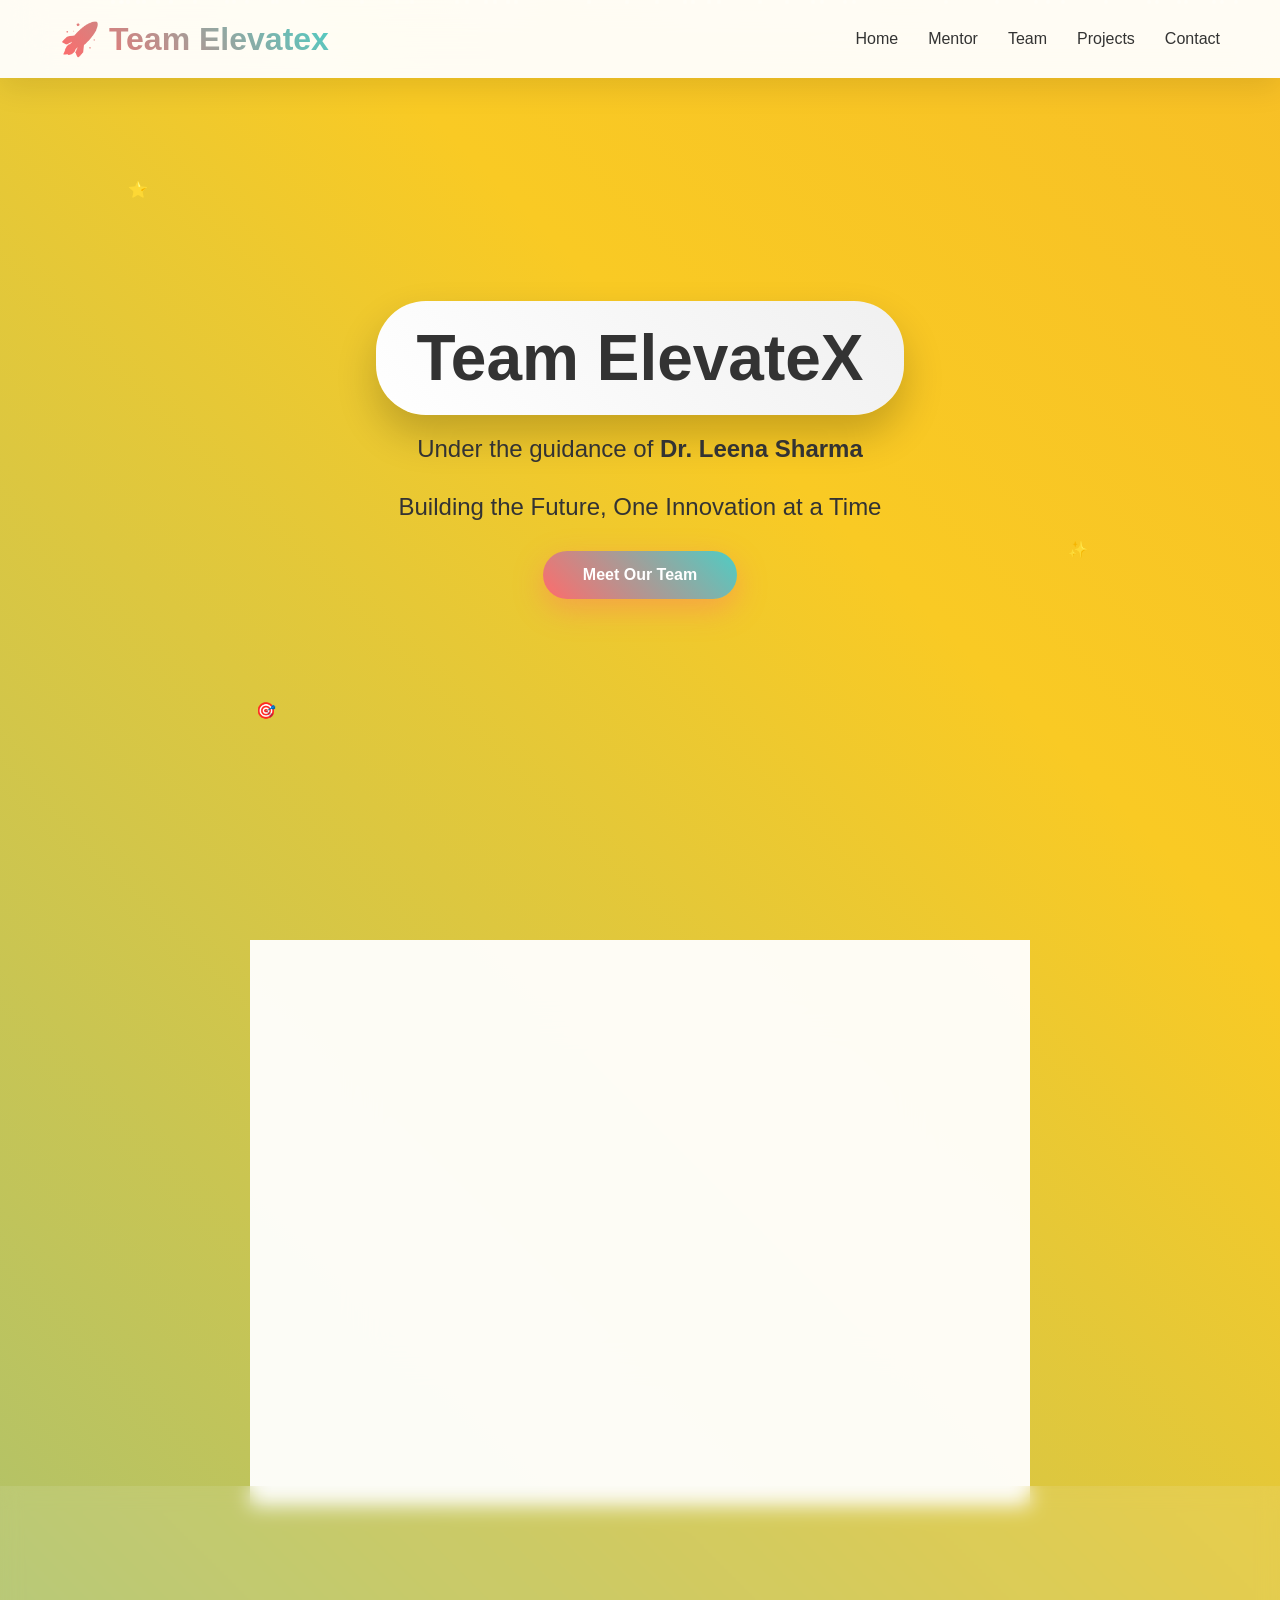
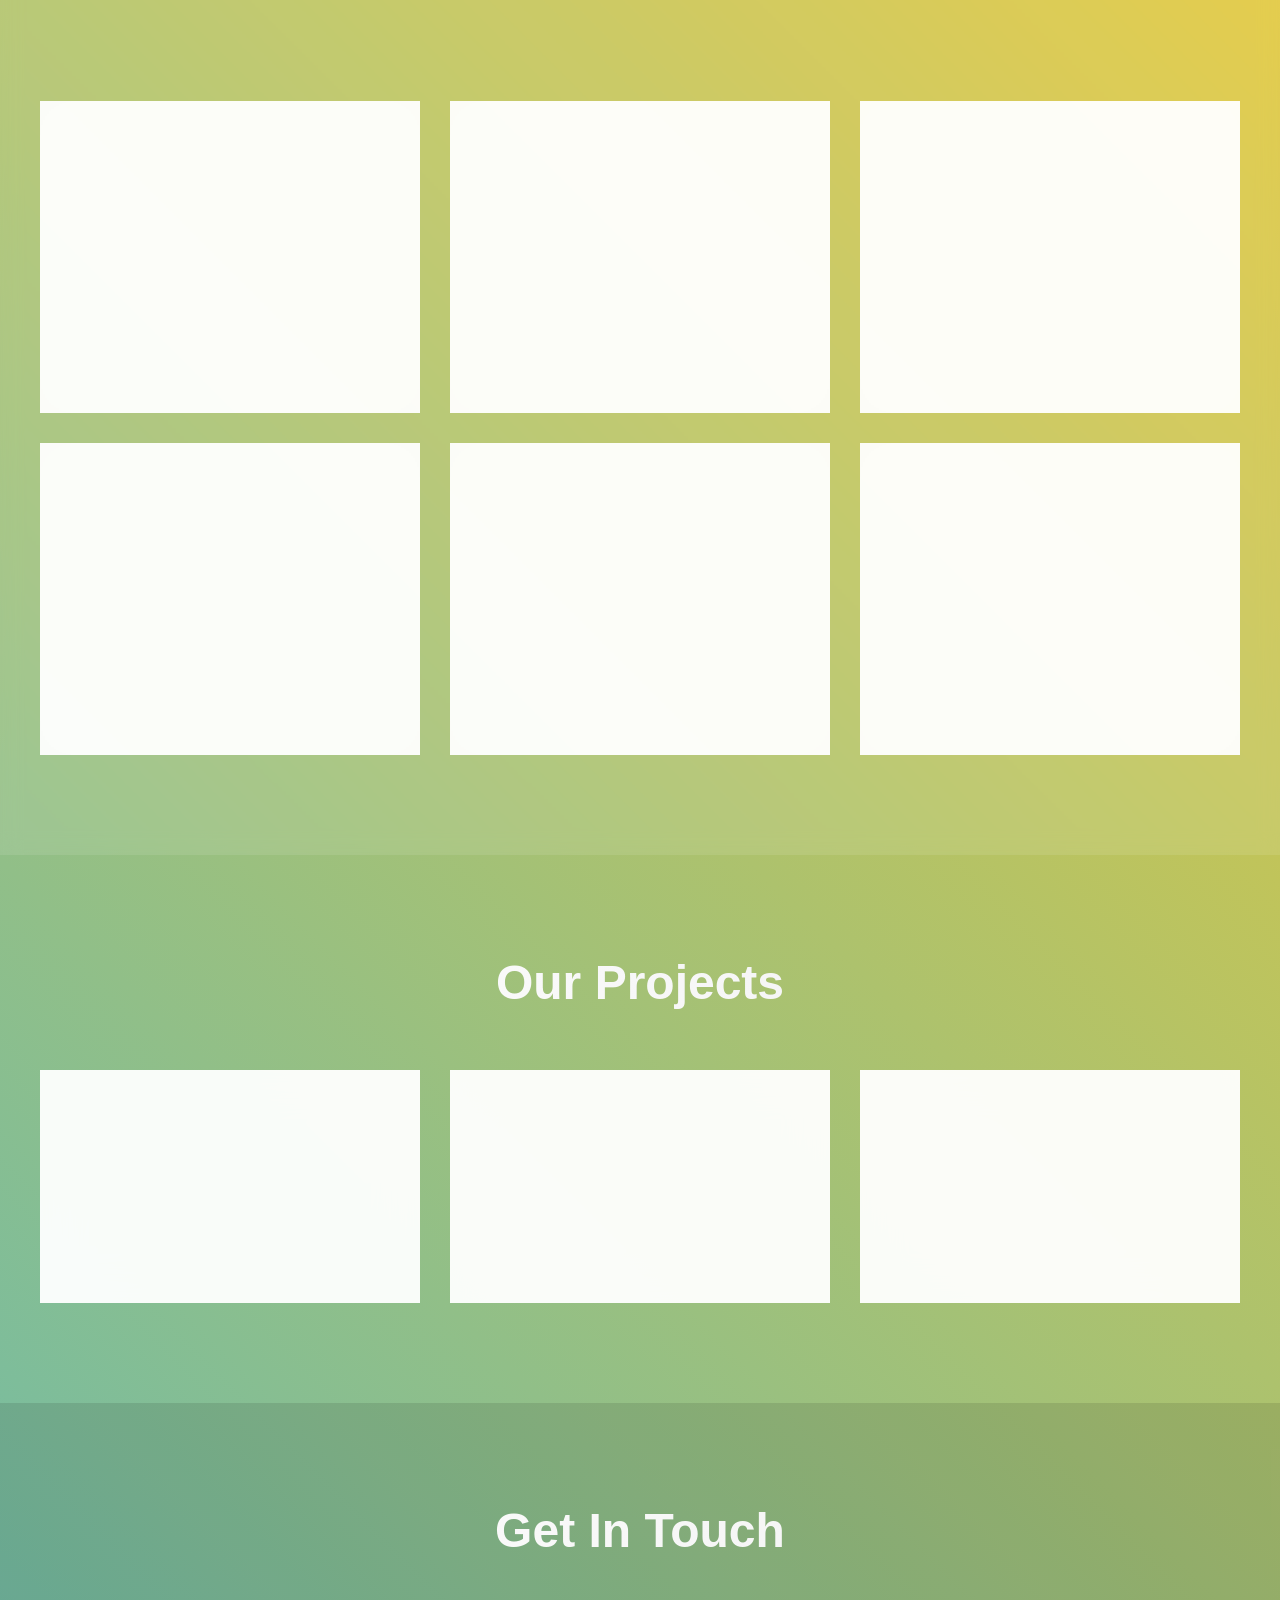
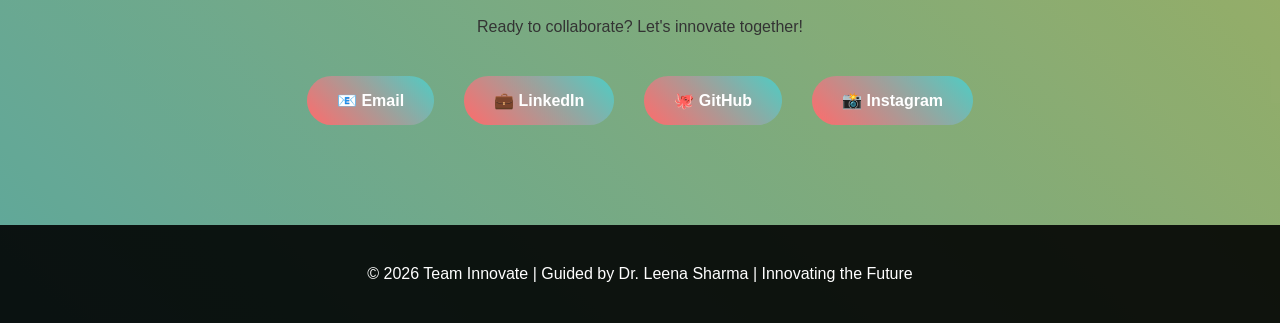
<file: ourteam.html>
<!DOCTYPE html>
<html lang="en">
<head>
    <meta charset="UTF-8">
    <meta name="viewport" content="width=device-width, initial-scale=1.0">
    <title>Team Innovate - Dr. Leena Sharma's Project Team</title>
    <style>
        * {
            margin: 0;
            padding: 0;
            box-sizing: border-box;
        }

        body {
            font-family: 'Arial', sans-serif;
            overflow-x: hidden;
            background: linear-gradient(45deg, #ff6b6b, #4ecdc4, #45b7d1, #f9ca24, #f0932b);
            background-size: 400% 400%;
            animation: gradientShift 15s ease infinite;
            color: #333;
        }

        @keyframes gradientShift {
            0% { background-position: 0% 50%; }
            50% { background-position: 100% 50%; }
            100% { background-position: 0% 50%; }
        }

        /* Header */
        header {
            background: rgba(255,255,255,0.95);
            backdrop-filter: blur(20px);
            padding: 20px 0;
            position: fixed;
            width: 100%;
            top: 0;
            z-index: 1000;
            box-shadow: 0 8px 32px rgba(0,0,0,0.1);
            animation: slideDown 1s ease-out;
        }

        @keyframes slideDown {
            from { transform: translateY(-100%); }
            to { transform: translateY(0); }
        }

        nav {
            display: flex;
            justify-content: space-between;
            align-items: center;
            max-width: 1200px;
            margin: 0 auto;
            padding: 0 20px;
        }

        .logo {
            font-size: 2em;
            font-weight: bold;
            background: linear-gradient(45deg, #ff6b6b, #4ecdc4);
            -webkit-background-clip: text;
            -webkit-text-fill-color: transparent;
            animation: glow 2s ease-in-out infinite alternate;
        }

        @keyframes glow {
            from { text-shadow: 0 0 20px rgba(255,107,107,0.5); }
            to { text-shadow: 0 0 30px rgba(78,205,196,0.8); }
        }

        nav ul {
            display: flex;
            list-style: none;
            gap: 30px;
        }

        nav a {
            text-decoration: none;
            color: #333;
            font-weight: 500;
            transition: all 0.3s ease;
            position: relative;
        }

        nav a:hover {
            color: #ff6b6b;
            transform: translateY(-3px);
        }

        nav a::after {
            content: '';
            position: absolute;
            width: 0;
            height: 2px;
            bottom: -5px;
            left: 0;
            background: linear-gradient(45deg, #ff6b6b, #4ecdc4);
            transition: width 0.3s ease;
        }

        nav a:hover::after {
            width: 100%;
        }

        /* Hero Section */
        .hero {
            height: 100vh;
            display: flex;
            align-items: center;
            justify-content: center;
            text-align: center;
            position: relative;
            overflow: hidden;
        }

        .hero-content h1 {
            font-size: 4em;
            margin-bottom: 20px;
            background: linear-gradient(45deg, #fff, #f0f0f0);
            padding: 20px 40px;
            border-radius: 50px;
            backdrop-filter: blur(10px);
            box-shadow: 0 20px 40px rgba(0,0,0,0.2);
            animation: bounceIn 1.5s ease-out;
        }

        @keyframes bounceIn {
            0% { transform: scale(0.3); opacity: 0; }
            50% { transform: scale(1.05); }
            70% { transform: scale(0.9); }
            100% { transform: scale(1); opacity: 1; }
        }

        .hero-content p {
            font-size: 1.5em;
            margin-bottom: 30px;
            animation: fadeInUp 1.5s ease-out 0.3s both;
        }

        @keyframes fadeInUp {
            from { opacity: 0; transform: translateY(30px); }
            to { opacity: 1; transform: translateY(0); }
        }

        .cta-button {
            display: inline-block;
            padding: 15px 40px;
            background: linear-gradient(45deg, #ff6b6b, #4ecdc4);
            color: white;
            text-decoration: none;
            border-radius: 50px;
            font-weight: bold;
            transition: all 0.3s ease;
            box-shadow: 0 10px 30px rgba(255,107,107,0.4);
            animation: pulse 2s infinite;
        }

        @keyframes pulse {
            0% { box-shadow: 0 10px 30px rgba(255,107,107,0.4); }
            50% { box-shadow: 0 10px 40px rgba(255,107,107,0.6); }
            100% { box-shadow: 0 10px 30px rgba(255,107,107,0.4); }
        }

        .cta-button:hover {
            transform: translateY(-5px);
            box-shadow: 0 20px 50px rgba(255,107,107,0.6);
        }

        /* Floating Elements */
        .floating {
            position: absolute;
            animation: float 6s ease-in-out infinite;
        }

        .float1 { top: 20%; left: 10%; animation-delay: 0s; }
        .float2 { top: 60%; right: 15%; animation-delay: 2s; }
        .float3 { bottom: 20%; left: 20%; animation-delay: 4s; }

        @keyframes float {
            0%, 100% { transform: translateY(0px); }
            50% { transform: translateY(-20px); }
        }

        /* Mentor Section */
        .mentor-section {
            padding: 100px 20px;
            max-width: 1200px;
            margin: 0 auto;
            text-align: center;
        }

        .mentor-card {
            background: rgba(255,255,255,0.95);
            backdrop-filter: blur(20px);
            padding: 60px 40px;
            border-radius: 30px;
            box-shadow: 0 30px 60px rgba(0,0,0,0.15);
            max-width: 600px;
            margin: 0 auto;
            animation: fadeInUp 1s ease-out 0.5s both;
            position: relative;
            overflow: hidden;
        }

        .mentor-card::before {
            content: '';
            position: absolute;
            top: -50%;
            left: -50%;
            width: 200%;
            height: 200%;
            background: linear-gradient(45deg, transparent, rgba(255,107,107,0.1), transparent);
            transform: rotate(45deg);
            animation: shine 3s infinite;
        }

        @keyframes shine {
            0% { transform: translateX(-100%) translateY(-100%) rotate(45deg); }
            100% { transform: translateX(100%) translateY(100%) rotate(45deg); }
        }

        .mentor-photo {
            width: 150px;
            height: 150px;
            border-radius: 50%;
            margin: 0 auto 30px;
            background: linear-gradient(45deg, #ff6b6b, #4ecdc4);
            display: flex;
            align-items: center;
            justify-content: center;
            font-size: 4em;
            color: white;
            animation: rotate 10s linear infinite;
        }

        @keyframes rotate {
            from { transform: rotate(0deg); }
            to { transform: rotate(360deg); }
        }

        /* Team Grid */
        .team-section {
            padding: 100px 20px;
            background: rgba(255,255,255,0.1);
            backdrop-filter: blur(10px);
        }

        .container {
            max-width: 1200px;
            margin: 0 auto;
        }

        .section-title {
            text-align: center;
            font-size: 3em;
            margin-bottom: 60px;
            background: linear-gradient(45deg, #fff, #f0f0f0);
            -webkit-background-clip: text;
            -webkit-text-fill-color: transparent;
            animation: fadeInUp 1s ease-out;
        }

        .team-grid {
            display: grid;
            grid-template-columns: repeat(auto-fit, minmax(300px, 1fr));
            gap: 30px;
        }

        .team-card {
            background: rgba(255,255,255,0.95);
            backdrop-filter: blur(20px);
            border-radius: 20px;
            padding: 40px 30px;
            text-align: center;
            transition: all 0.4s ease;
            position: relative;
            overflow: hidden;
            cursor: pointer;
        }

        .team-card:hover {
            transform: translateY(-15px) scale(1.02);
            box-shadow: 0 30px 60px rgba(0,0,0,0.2);
        }

        .team-photo {
            width: 120px;
            height: 120px;
            border-radius: 50%;
            margin: 0 auto 20px;
            background: linear-gradient(45deg, #4ecdc4, #45b7d1, #f9ca24);
            display: flex;
            align-items: center;
            justify-content: center;
            font-size: 3em;
            color: white;
            transition: all 0.3s ease;
            animation: pulse 2s infinite;
        }

        .team-card:hover .team-photo {
            transform: scale(1.1) rotate(10deg);
        }

        .team-name {
            font-size: 1.5em;
            font-weight: bold;
            margin-bottom: 10px;
            color: #333;
        }

        .team-role {
            color: #666;
            font-size: 1.1em;
            margin-bottom: 15px;
        }

        /* Projects Section */
        .projects-section {
            padding: 100px 20px;
            text-align: center;
        }

        .project-grid {
            display: grid;
            grid-template-columns: repeat(auto-fit, minmax(350px, 1fr));
            gap: 30px;
            margin-top: 60px;
        }

        .project-card {
            background: rgba(255,255,255,0.95);
            backdrop-filter: blur(20px);
            border-radius: 20px;
            padding: 40px;
            transition: all 0.4s ease;
            position: relative;
        }

        .project-card:hover {
            transform: translateY(-10px);
        }

        .project-icon {
            font-size: 4em;
            margin-bottom: 20px;
        }

        /* Contact Section */
        .contact-section {
            padding: 100px 20px;
            background: rgba(0,0,0,0.1);
            text-align: center;
        }

        .contact-links {
            display: flex;
            justify-content: center;
            gap: 30px;
            margin-top: 40px;
            flex-wrap: wrap;
        }

        .contact-link {
            padding: 15px 30px;
            background: linear-gradient(45deg, #ff6b6b, #4ecdc4);
            color: white;
            text-decoration: none;
            border-radius: 50px;
            transition: all 0.3s ease;
            font-weight: bold;
        }

        .contact-link:hover {
            transform: translateY(-5px) scale(1.05);
        }

        /* Footer */
        footer {
            background: rgba(0,0,0,0.9);
            color: white;
            text-align: center;
            padding: 40px 20px;
        }

        /* Responsive */
        @media (max-width: 768px) {
            .hero-content h1 { font-size: 2.5em; }
            nav ul { gap: 15px; }
            .team-grid { grid-template-columns: 1fr; }
        }

        /* Scroll Animations */
        .reveal {
            opacity: 0;
            transform: translateY(50px);
            transition: all 0.8s ease;
        }

        .reveal.active {
            opacity: 1;
            transform: translateY(0);
        }

        /* Particle Effect */
        .particles {
            position: fixed;
            top: 0;
            left: 0;
            width: 100%;
            height: 100%;
            pointer-events: none;
            z-index: -1;
        }

        .particle {
            position: absolute;
            width: 4px;
            height: 4px;
            background: rgba(255,255,255,0.6);
            border-radius: 50%;
            animation: particleFloat 20s linear infinite;
        }

        @keyframes particleFloat {
            0% {
                transform: translateY(100vh) rotate(0deg);
                opacity: 0;
            }
            10% {
                opacity: 1;
            }
            90% {
                opacity: 1;
            }
            100% {
                transform: translateY(-100px) rotate(360deg);
                opacity: 0;
            }
        }
    </style>
</head>
<body>
    <!-- Particles Background -->
    <div class="particles" id="particles"></div>

    <!-- Header -->
    <header>
        <nav>
            <div class="logo">🚀 Team Elevatex</div>
            <ul>
                <li><a href="#home">Home</a></li>
                <li><a href="#mentor">Mentor</a></li>
                <li><a href="#team">Team</a></li>
                <li><a href="#projects">Projects</a></li>
                <li><a href="#contact">Contact</a></li>
            </ul>
        </nav>
    </header>

    <!-- Hero Section -->
    <section id="home" class="hero">
        <div class="floating float1">⭐</div>
        <div class="floating float2">✨</div>
        <div class="floating float3">🎯</div>
        
        <div class="hero-content">
            <h1>Team ElevateX</h1>
            <p>Under the guidance of <strong>Dr. Leena Sharma</strong></p>
            <p>Building the Future, One Innovation at a Time</p>
            <a href="#team" class="cta-button">Meet Our Team</a>
        </div>
    </section>

    <!-- Mentor Section -->
    <section id="mentor" class="mentor-section reveal">
        <div class="mentor-card">
            <div class="mentor-photo">👩‍🏫</div>
            <h2>Dr. Leena Sharma</h2>
            <h3>Our Mentor & Guide</h3>
            <p>Leading us towards excellence with her vast experience and unwavering support. Shaping the next generation of innovators.</p>
        </div>
    </section>

    <!-- Team Section -->
    <section id="team" class="team-section">
        <div class="container">
            <h2 class="section-title">Our Amazing Team</h2>
            <div class="team-grid">
                <div class="team-card reveal">
                    <div class="team-photo">🧠</div>
                    <h3 class="team-name">Dweep Agrawal</h3>
                    <p class="team-role">Tech Lead & Strategist</p>
                    <p>Mastermind behind our technical architecture</p>
                </div>
                <div class="team-card reveal">
                    <div class="team-photo">⚙️</div>
                    <h3 class="team-name">Mahesh Shirame</h3>
                    <p class="team-role">Systems Engineer</p>
                    <p>Building robust and scalable solutions</p>
                </div>
                <div class="team-card reveal">
                    <div class="team-photo">💻</div>
                    <h3 class="team-name">Manas Sherke</h3>
                    <p class="team-role">Full Stack Developer</p>
                    <p>Coding the future with passion and precision</p>
                </div>
                <div class="team-card reveal">
                    <div class="team-photo">🚀</div>
                    <h3 class="team-name">Prem Thakur</h3>
                    <p class="team-role">Innovation Lead</p>
                    <p>Turning ideas into groundbreaking realities</p>
                </div>
                <div class="team-card reveal">
                    <div class="team-photo">🎨</div>
                    <h3 class="team-name">Sanika Shinde</h3>
                    <p class="team-role">UI/UX Designer</p>
                    <p>Creating beautiful and intuitive experiences</p>
                </div>
                <div class="team-card reveal">
                    <div class="team-photo">📊</div>
                    <h3 class="team-name">Tanishka Birkalwar</h3>
                    <p class="team-role">Data Analyst</p>
                    <p>Unlocking insights that drive our success</p>
                </div>
            </div>
        </div>
    </section>

    <!-- Projects Section -->
    <section id="projects" class="projects-section reveal">
        <div class="container">
            <h2 class="section-title">Our Projects</h2>
            <div class="project-grid">
                <div class="project-card">
                    <div class="project-icon">🤖</div>
                    <h3>AI Innovation Hub</h3>
                    <p>Developing cutting-edge AI solutions for real-world problems</p>
                </div>
                <div class="project-card">
                    <div class="project-icon">🌐</div>
                    <h3>Smart Web Platform</h3>
                    <p>Next-generation web applications with advanced features</p>
                </div>
                <div class="project-card">
                    <div class="project-icon">📱</div>
                    <h3>Mobile Innovation</h3>
                    <p>Creating responsive apps for modern users</p>
                </div>
            </div>
        </div>
    </section>

    <!-- Contact Section -->
    <section id="contact" class="contact-section">
        <div class="container">
            <h2 class="section-title">Get In Touch</h2>
            <p>Ready to collaborate? Let's innovate together!</p>
            <div class="contact-links">
                <a href="mailto:teaminnovate@example.com" class="contact-link">📧 Email</a>
                <a href="https://linkedin.com" class="contact-link">💼 LinkedIn</a>
                <a href="https://github.com" class="contact-link">🐙 GitHub</a>
                <a href="https://instagram.com" class="contact-link">📸 Instagram</a>
            </div>
        </div>
    </section>

    <!-- Footer -->
    <footer>
        <p>&copy; 2026 Team Innovate | Guided by Dr. Leena Sharma | Innovating the Future</p>
    </footer>

    <script>
        // Smooth scrolling
        document.querySelectorAll('a[href^="#"]').forEach(anchor => {
            anchor.addEventListener('click', function (e) {
                e.preventDefault();
                document.querySelector(this.getAttribute('href')).scrollIntoView({
                    behavior: 'smooth'
                });
            });
        });

        // Scroll animations
        const observerOptions = {
            threshold: 0.1,
            rootMargin: '0px 0px -50px 0px'
        };

        const observer = new IntersectionObserver(function(entries) {
            entries.forEach(entry => {
                if (entry.isIntersecting) {
                    entry.target.classList.add('active');
                }
            });
        }, observerOptions);

        document.querySelectorAll('.reveal').forEach(el => {
            observer.observe(el);
        });

        // Particle system
        function createParticles() {
            const particlesContainer = document.getElementById('particles');
            for (let i = 0; i < 50; i++) {
                const particle = document.createElement('div');
                particle.className = 'particle';
                particle.style.left = Math.random() * 100 + '%';
                particle.style.animationDuration = (Math.random() * 20 + 10) + 's';
                particle.style.animationDelay = Math.random() * 20 + 's';
                particlesContainer.appendChild(particle);
            }
        }

        // Navbar scroll effect
        window.addEventListener('scroll', () => {
            const header = document.querySelector('header');
            if (window.scrollY > 100) {
                header.style.background = 'rgba(255,255,255,0.98)';
                header.style.boxShadow = '0 10px 40px rgba(0,0,0,0.15)';
            } else {
                header.style.background = 'rgba(255,255,255,0.95)';
                header.style.boxShadow = '0 8px 32px rgba(0,0,0,0.1)';
            }
        });

        // Initialize
        window.addEventListener('load', () => {
            createParticles();
        });

        // Team card hover effects
        document.querySelectorAll('.team-card').forEach(card => {
            card.addEventListener('mouseenter', function() {
                this.style.background = 'linear-gradient(45deg, rgba(255,107,107,0.1), rgba(78,205,196,0.1))';
            });
            
            card.addEventListener('mouseleave', function() {
                this.style.background = 'rgba(255,255,255,0.95)';
            });
        });
    </script>
</body>
</html>
</file>
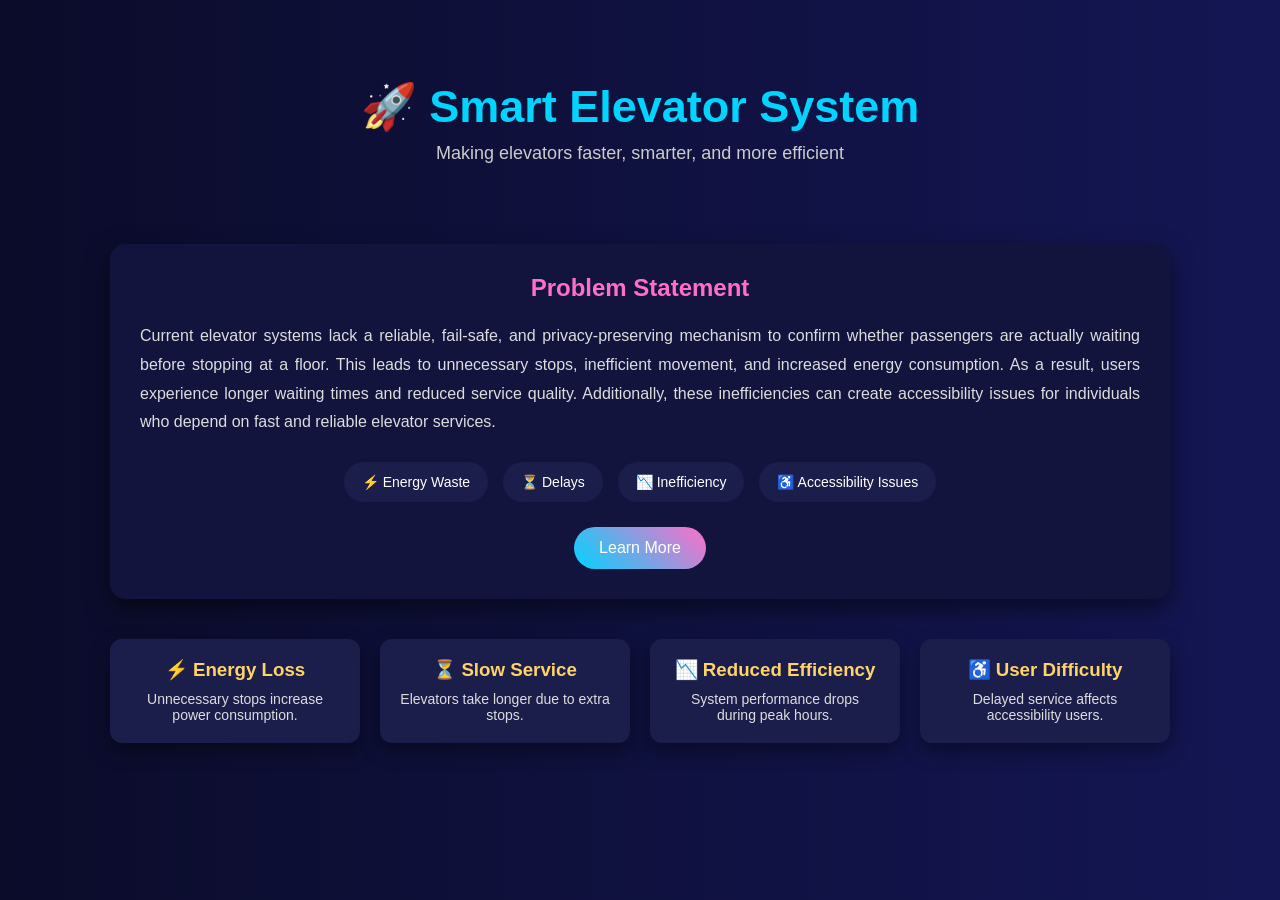
<file: problemstatement.html>
<!DOCTYPE html>
<html lang="en">
<head>
    <meta charset="UTF-8">
    <meta name="viewport" content="width=device-width, initial-scale=1.0">
    <title>ElevateX - Smart Elevator System</title>

    <style>
        * { margin: 0; padding: 0; box-sizing: border-box; }

        body {
            font-family: 'Segoe UI', sans-serif;
            background: linear-gradient(to right, #0b0c2a, #141654);
            color: #ffffff;
        }

        .container {
            max-width: 1100px;
            margin: auto;
            padding: 20px;
        }

        /* Navbar */
        .navbar {
            display: flex;
            justify-content: space-between;
            align-items: center;
            padding: 15px 0;
        }

        .logo {
            font-size: 20px;
            font-weight: bold;
            color: #00d4ff;
        }

        .nav-links a {
            margin-left: 20px;
            text-decoration: none;
            color: #ccc;
            transition: 0.3s;
        }

        .nav-links a:hover {
            color: #00d4ff;
        }

        /* Header */
        .header {
            text-align: center;
            padding: 60px 20px;
        }

        .header h1 {
            font-size: 45px;
            color: #00d4ff;
        }

        .header p {
            font-size: 18px;
            color: #ccc;
            margin-top: 10px;
        }

        /* Problem Section */
        .problem-box {
            background: #12143d;
            padding: 30px;
            border-radius: 15px;
            margin-top: 20px;
            box-shadow: 0 10px 25px rgba(0,0,0,0.5);
            animation: fadeIn 1s ease-in;
        }

        .problem-box h2 {
            color: #ff6ec7;
            text-align: center;
            margin-bottom: 20px;
        }

        .problem-box p {
            text-align: justify;
            line-height: 1.8;
            font-size: 16px;
            color: #ddd;
        }

        /* Highlight Section */
        .highlights {
            display: flex;
            flex-wrap: wrap;
            justify-content: center;
            gap: 15px;
            margin-top: 25px;
        }

        .highlight {
            background: #1b1e4b;
            padding: 12px 18px;
            border-radius: 25px;
            font-size: 14px;
            text-align: center;
            color: #fff;
            transition: 0.3s;
        }

        .highlight:hover {
            background: #252a6b;
        }

        /* Cards */
        .cards {
            display: grid;
            grid-template-columns: repeat(auto-fit, minmax(230px, 1fr));
            gap: 20px;
            margin-top: 40px;
        }

        .card {
            background: #1b1e4b;
            padding: 20px;
            border-radius: 12px;
            text-align: center;
            box-shadow: 0 8px 20px rgba(0,0,0,0.4);
            transition: 0.3s;
        }

        .card:hover {
            transform: translateY(-8px) scale(1.02);
            background: #252a6b;
        }

        .card h3 {
            color: #ffd369;
            margin-bottom: 10px;
        }

        .card p {
            font-size: 14px;
            color: #ddd;
        }

        /* Stats Section */
        .stats {
            display: flex;
            justify-content: space-around;
            margin-top: 50px;
            text-align: center;
        }

        .stat h2 {
            color: #00d4ff;
            font-size: 30px;
        }

        .stat p {
            color: #ccc;
        }

        /* Button */
        .btn {
            display: inline-block;
            margin-top: 25px;
            padding: 12px 25px;
            background: linear-gradient(45deg, #00d4ff, #ff6ec7);
            color: white;
            border-radius: 25px;
            text-decoration: none;
            transition: 0.3s;
        }

        .btn:hover {
            opacity: 0.85;
        }

        /* Footer */
        .footer {
            text-align: center;
            margin-top: 50px;
            padding: 20px;
            color: #aaa;
        }

        /* Animation */
        @keyframes fadeIn {
            from { opacity: 0; transform: translateY(20px); }
            to { opacity: 1; transform: translateY(0); }
        }

    </style>
</head>

<body>

<div class="container">

    

    <!-- Header -->
    <div class="header">
        <h1>🚀 Smart Elevator System</h1>
        <p>Making elevators faster, smarter, and more efficient</p>
    </div>

    <!-- Problem Statement -->
    <div class="problem-box">
        <h2>Problem Statement</h2>
        <p>
            Current elevator systems lack a reliable, fail-safe, and privacy-preserving mechanism to confirm whether passengers are actually waiting before stopping at a floor. This leads to unnecessary stops, inefficient movement, and increased energy consumption. As a result, users experience longer waiting times and reduced service quality. Additionally, these inefficiencies can create accessibility issues for individuals who depend on fast and reliable elevator services.
        </p>

        <div class="highlights">
            <div class="highlight">⚡ Energy Waste</div>
            <div class="highlight">⏳ Delays</div>
            <div class="highlight">📉 Inefficiency</div>
            <div class="highlight">♿ Accessibility Issues</div>
        </div>

        <div style="text-align:center;">
            <a href="#" class="btn">Learn More</a>
        </div>
    </div>

    <!-- Cards -->
    <div class="cards">
        <div class="card">
            <h3>⚡ Energy Loss</h3>
            <p>Unnecessary stops increase power consumption.</p>
        </div>
        <div class="card">
            <h3>⏳ Slow Service</h3>
            <p>Elevators take longer due to extra stops.</p>
        </div>
        <div class="card">
            <h3>📉 Reduced Efficiency</h3>
            <p>System performance drops during peak hours.</p>
        </div>
        <div class="card">
            <h3>♿ User Difficulty</h3>
            <p>Delayed service affects accessibility users.</p>
        </div>
    </div>
</file>
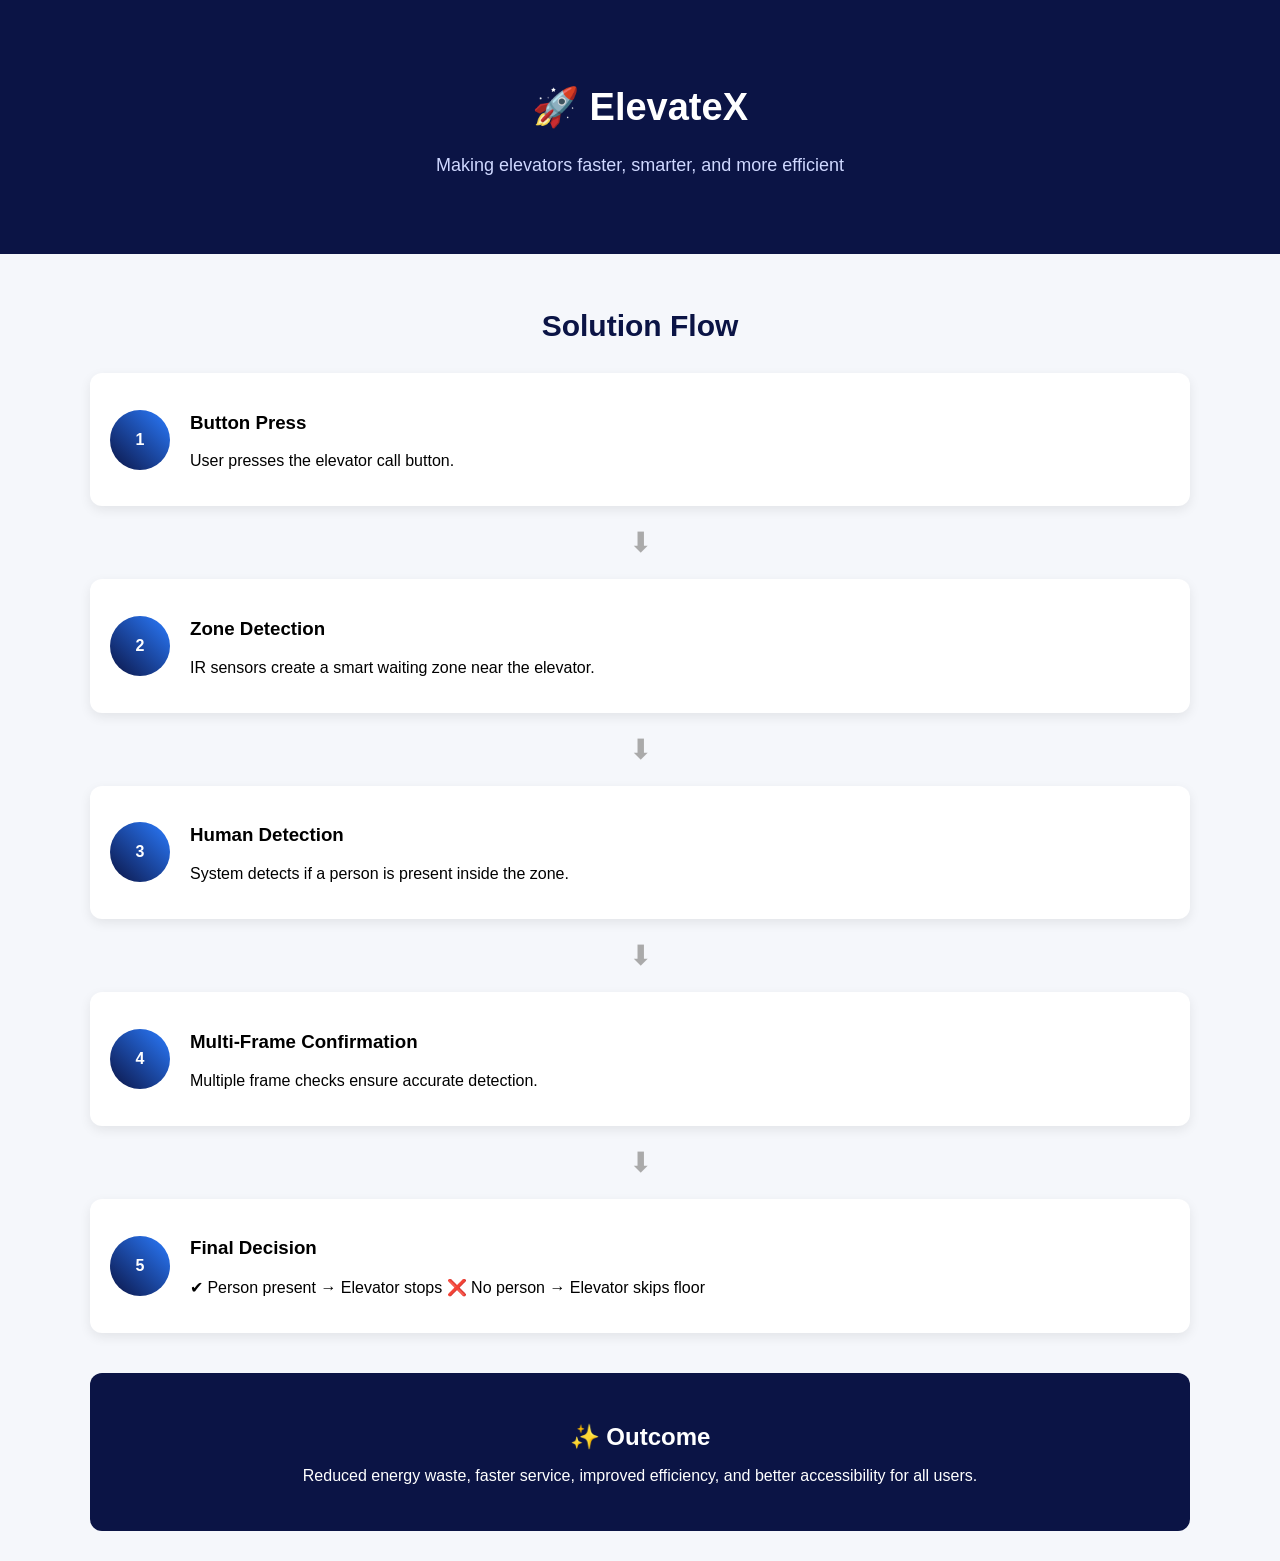
<file: solutionflow.html>
<!DOCTYPE html>
<html lang="en">
<head>
<meta charset="UTF-8">
<title>ElevateX - Solution Flow</title>
<meta name="viewport" content="width=device-width, initial-scale=1.0">

<style>

body {
    margin: 0;
    font-family: 'Segoe UI', sans-serif;
    background: #f5f7fb;
}

/* HERO SECTION (like your image) */
.hero {
    background: #0b1445;
    color: white;
    text-align: center;
    padding: 60px 20px;
}

.hero h1 {
    font-size: 38px;
}

.hero p {
    color: #cfd8ff;
    font-size: 18px;
}

/* MAIN CONTAINER */
.container {
    max-width: 1100px;
    margin: auto;
    padding: 30px 20px;
}

/* TITLE */
.section-title {
    text-align: center;
    font-size: 30px;
    color: #0b1445;
    margin-bottom: 30px;
}

/* FLOW STEPS */
.flow {
    display: flex;
    flex-direction: column;
    gap: 20px;
}

.step {
    background: white;
    padding: 20px;
    border-radius: 12px;
    display: flex;
    gap: 20px;
    align-items: center;
    box-shadow: 0 4px 12px rgba(0,0,0,0.08);
    transition: 0.3s;
}

.step:hover {
    transform: translateY(-5px);
}

/* NUMBER */
.step-number {
    min-width: 60px;
    height: 60px;
    border-radius: 50%;
    background: linear-gradient(45deg, #0b1445, #2b7cff);
    color: white;
    display: flex;
    justify-content: center;
    align-items: center;
    font-weight: bold;
}

/* CONTENT */
.step-content h3 {
    margin: 0;
    color: #0b1445;
}

.step-content p {
    margin: 5px 0 0;
    color: #555;
}

/* ARROW */
.arrow {
    text-align: center;
    font-size: 28px;
    color: #aaa;
}

/* RESULT BOX */
.result {
    background: #0b1445;
    color: white;
    padding: 30px;
    border-radius: 12px;
    margin-top: 40px;
    text-align: center;
}

.result h2 {
    margin-bottom: 10px;
}

/* FOOTER */
.footer {
    text-align: center;
    padding: 20px;
    color: #888;
}

</style>
</head>

<body>

<!-- HERO -->
<div class="hero">
    <h1>🚀 ElevateX</h1>
    <p>Making elevators faster, smarter, and more efficient</p>
</div>

<!-- CONTENT -->
<div class="container">

    <h2 class="section-title">Solution Flow</h2>

    <div class="flow">

        <div class="step">
            <div class="step-number">1</div>
            <div>
                <h3>Button Press</h3>
                <p>User presses the elevator call button.</p>
            </div>
        </div>

        <div class="arrow">⬇</div>

        <div class="step">
            <div class="step-number">2</div>
            <div>
                <h3>Zone Detection</h3>
                <p>IR sensors create a smart waiting zone near the elevator.</p>
            </div>
        </div>

        <div class="arrow">⬇</div>

        <div class="step">
            <div class="step-number">3</div>
            <div>
                <h3>Human Detection</h3>
                <p>System detects if a person is present inside the zone.</p>
            </div>
        </div>

        <div class="arrow">⬇</div>

        <div class="step">
            <div class="step-number">4</div>
            <div>
                <h3>Multi-Frame Confirmation</h3>
                <p>Multiple frame checks ensure accurate detection.</p>
            </div>
        </div>

        <div class="arrow">⬇</div>

        <div class="step">
            <div class="step-number">5</div>
            <div>
                <h3>Final Decision</h3>
                <p>
                    ✔ Person present → Elevator stops  
                    ❌ No person → Elevator skips floor
                </p>
            </div>
        </div>

    </div>

    <!-- RESULT -->
    <div class="result">
        <h2>✨ Outcome</h2>
        <p>
            Reduced energy waste, faster service, improved efficiency, 
            and better accessibility for all users.
        </p>
    </div>

</div>

</body>
</html>
</file>
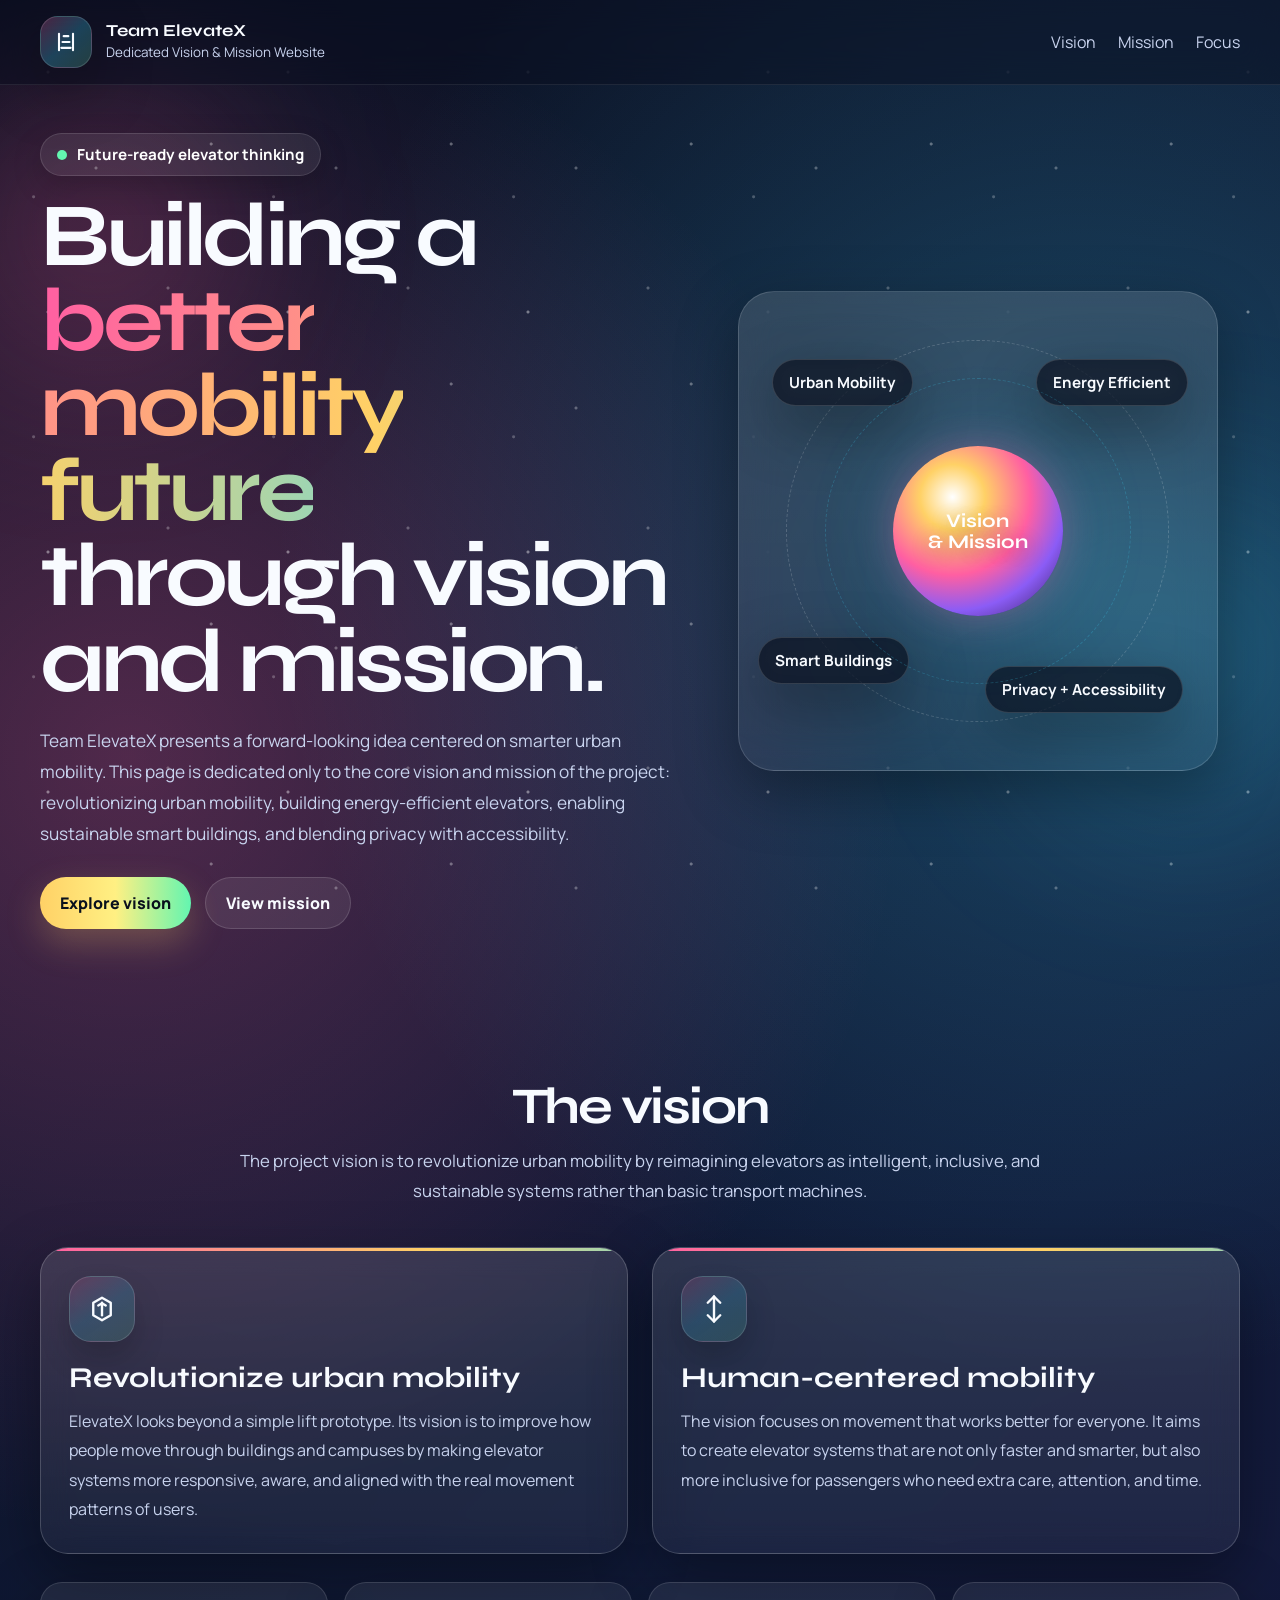
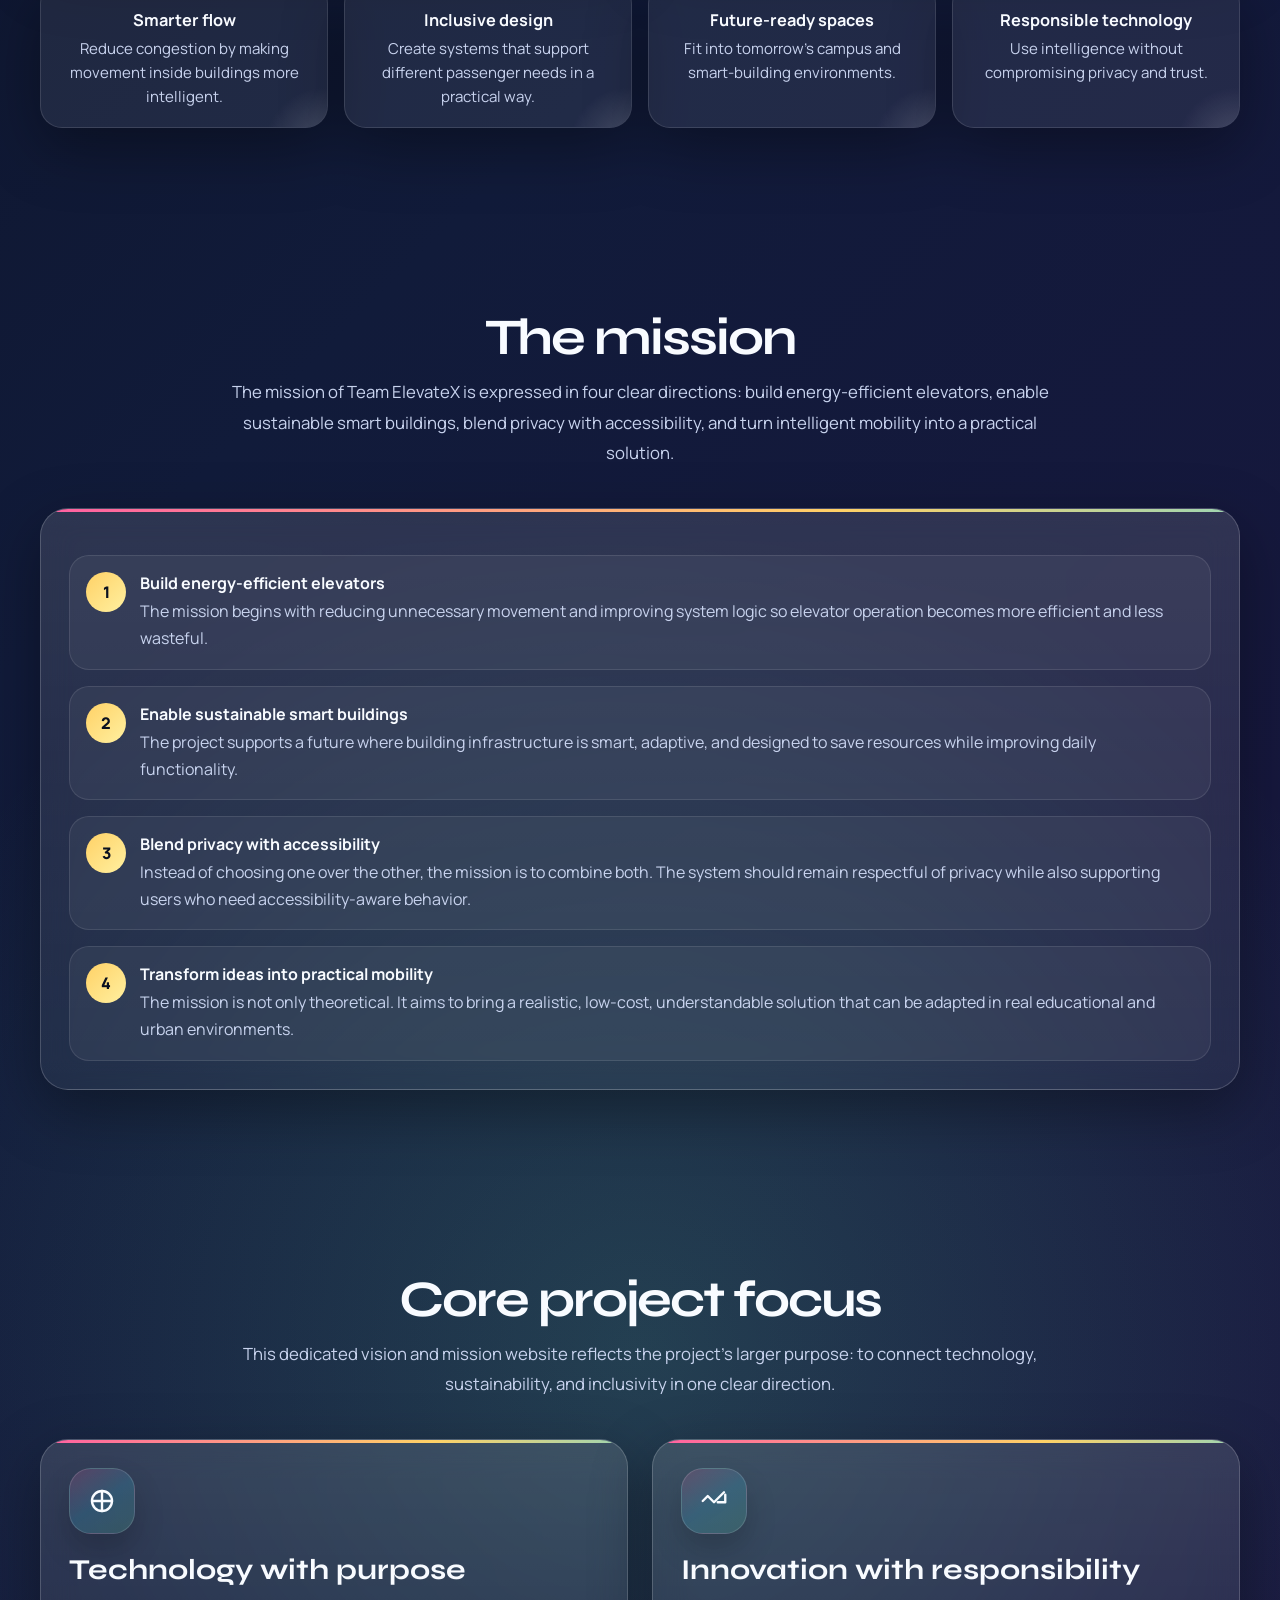
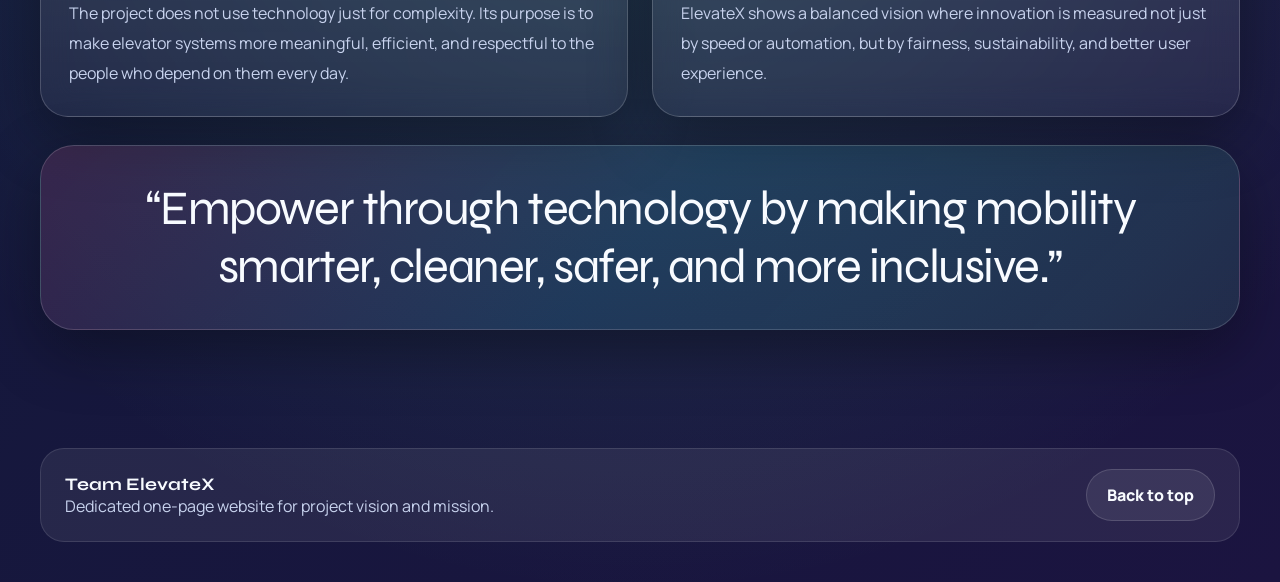
<file: visionmission.html>
<!DOCTYPE html>
<html lang="en">
<head>
  <meta charset="UTF-8" />
  <meta name="viewport" content="width=device-width, initial-scale=1.0" />
  <title>Team ElevateX | Vision & Mission</title>
  <link rel="preconnect" href="https://fonts.googleapis.com">
  <link rel="preconnect" href="https://fonts.gstatic.com" crossorigin>
  <link href="https://fonts.googleapis.com/css2?family=Syne:wght@500;700;800&family=Manrope:wght@400;500;600;700;800&display=swap" rel="stylesheet">
  <style>
    :root{
      --bg-1:#0b1020;
      --bg-2:#111b3a;
      --bg-3:#1b1440;
      --pink:#ff5fa2;
      --violet:#8b5cf6;
      --cyan:#3dd9ff;
      --green:#63f5b0;
      --yellow:#ffd166;
      --white:#f8fbff;
      --muted:#c8d3ee;
      --card:rgba(255,255,255,0.10);
      --card-border:rgba(255,255,255,0.18);
      --shadow:0 20px 60px rgba(0,0,0,0.35);
      --radius:28px;
      --radius-sm:18px;
      --max:1200px;
      --transition:250ms cubic-bezier(.2,.8,.2,1);
    }

    *{box-sizing:border-box;margin:0;padding:0}
    html{scroll-behavior:smooth}
    body{
      font-family:'Manrope',sans-serif;
      color:var(--white);
      background:
        radial-gradient(circle at 10% 20%, rgba(255,95,162,.28), transparent 24%),
        radial-gradient(circle at 85% 15%, rgba(61,217,255,.25), transparent 24%),
        radial-gradient(circle at 50% 78%, rgba(99,245,176,.18), transparent 28%),
        linear-gradient(135deg,var(--bg-1),var(--bg-2) 45%,var(--bg-3));
      min-height:100vh;
      overflow-x:hidden;
      position:relative;
    }

    body::before,
    body::after{
      content:"";
      position:fixed;
      inset:auto;
      border-radius:50%;
      filter:blur(90px);
      pointer-events:none;
      z-index:0;
      animation:floatGlow 10s ease-in-out infinite;
    }
    body::before{
      width:280px;height:280px;left:-40px;top:90px;
      background:rgba(255,95,162,.22);
    }
    body::after{
      width:320px;height:320px;right:-70px;bottom:80px;
      background:rgba(61,217,255,.18);
      animation-delay:2s;
    }

    .stars{
      position:fixed;inset:0;pointer-events:none;z-index:0;opacity:.45;
      background-image:
        radial-gradient(circle at 20% 30%, rgba(255,255,255,.9) 0 1px, transparent 2px),
        radial-gradient(circle at 70% 20%, rgba(255,255,255,.6) 0 1px, transparent 2px),
        radial-gradient(circle at 40% 70%, rgba(255,255,255,.65) 0 1px, transparent 2px),
        radial-gradient(circle at 88% 60%, rgba(255,255,255,.75) 0 1px, transparent 2px),
        radial-gradient(circle at 14% 82%, rgba(255,255,255,.55) 0 1px, transparent 2px);
      background-size:240px 240px;
      animation:twinkle 7s linear infinite;
    }

    .site{
      position:relative;
      z-index:1;
    }

    .container{
      width:min(calc(100% - 24px),var(--max));
      margin:auto;
    }

    .skip-link{
      position:absolute;left:-9999px;top:12px;background:#fff;color:#000;padding:10px 14px;border-radius:10px;z-index:99;
    }
    .skip-link:focus{left:12px}

    header{
      position:sticky;top:0;z-index:10;
      backdrop-filter:blur(18px);
      background:rgba(10,15,32,.45);
      border-bottom:1px solid rgba(255,255,255,.08);
    }

    .nav{
      display:flex;justify-content:space-between;align-items:center;gap:18px;
      padding:16px 0;
    }

    .brand{
      display:flex;align-items:center;gap:14px;
    }

    .logo{
      width:52px;height:52px;border-radius:18px;
      display:grid;place-items:center;
      background:linear-gradient(135deg,rgba(255,95,162,.25),rgba(61,217,255,.25),rgba(99,245,176,.2));
      border:1px solid rgba(255,255,255,.14);
      box-shadow:var(--shadow);
      animation:logoPulse 4s ease-in-out infinite;
    }

    .logo svg{width:28px;height:28px}

    .brand h1{
      font-family:'Syne',sans-serif;
      font-size:1.05rem;
      line-height:1;
      margin-bottom:4px;
    }

    .brand p{font-size:.84rem;color:var(--muted)}

    .nav-links{
      display:flex;gap:22px;flex-wrap:wrap;
    }
    .nav-links a{
      color:var(--muted);
      text-decoration:none;
      transition:var(--transition);
      position:relative;
    }
    .nav-links a::after{
      content:"";position:absolute;left:0;bottom:-6px;width:0;height:2px;border-radius:999px;
      background:linear-gradient(90deg,var(--pink),var(--cyan));transition:var(--transition);
    }
    .nav-links a:hover{color:var(--white)}
    .nav-links a:hover::after{width:100%}

    .hero{
      min-height:100vh;
      display:grid;
      align-items:center;
      padding:48px 0 60px;
    }

    .hero-grid{
      display:grid;
      grid-template-columns:1.1fr .9fr;
      gap:34px;
      align-items:center;
    }

    .badge{
      display:inline-flex;align-items:center;gap:10px;
      padding:10px 16px;border-radius:999px;
      background:rgba(255,255,255,.08);
      border:1px solid rgba(255,255,255,.12);
      color:#fff;font-size:.95rem;font-weight:700;
      margin-bottom:18px;
      box-shadow:0 10px 30px rgba(0,0,0,.18);
    }

    .badge-dot{
      width:10px;height:10px;border-radius:50%;background:var(--green);
      box-shadow:0 0 0 0 rgba(99,245,176,.6);
      animation:ping 2s infinite;
    }

    .hero h2{
      font-family:'Syne',sans-serif;
      font-size:clamp(2.8rem,7vw,6.2rem);
      line-height:.95;
      letter-spacing:-.05em;
      max-width:10ch;
    }

    .gradient-text{
      background:linear-gradient(90deg,var(--pink),var(--yellow),var(--cyan),var(--green));
      -webkit-background-clip:text;
      background-clip:text;
      color:transparent;
      background-size:200% auto;
      animation:shine 6s linear infinite;
    }

    .hero p{
      margin-top:20px;
      color:var(--muted);
      font-size:1.08rem;
      line-height:1.8;
      max-width:60ch;
    }

    .hero-actions{
      display:flex;gap:14px;flex-wrap:wrap;margin-top:28px;
    }

    .btn{
      min-height:48px;padding:14px 20px;border:none;border-radius:999px;
      font-weight:800;text-decoration:none;display:inline-flex;align-items:center;gap:10px;
      transition:var(--transition);cursor:pointer;
    }
    .btn:hover{transform:translateY(-3px) scale(1.01)}
    .btn-primary{
      color:#09101d;
      background:linear-gradient(90deg,var(--yellow),#fff083,var(--green));
      box-shadow:0 14px 35px rgba(255,209,102,.25);
    }
    .btn-secondary{
      color:var(--white);
      background:rgba(255,255,255,.08);
      border:1px solid rgba(255,255,255,.14);
    }

    .hero-art{
      position:relative;
      min-height:560px;
      display:grid;place-items:center;
    }

    .orbital-card{
      width:min(100%,480px);
      aspect-ratio:1/1;
      border-radius:36px;
      background:linear-gradient(180deg,rgba(255,255,255,.13),rgba(255,255,255,.05));
      border:1px solid rgba(255,255,255,.15);
      box-shadow:var(--shadow);
      backdrop-filter:blur(18px);
      position:relative;
      overflow:hidden;
    }

    .orbital-card::before{
      content:"";
      position:absolute;inset:10% 10%;
      border:1px dashed rgba(255,255,255,.18);
      border-radius:50%;
      animation:spin 18s linear infinite;
    }
    .orbital-card::after{
      content:"";
      position:absolute;inset:18% 18%;
      border:1px dashed rgba(61,217,255,.22);
      border-radius:50%;
      animation:spinReverse 14s linear infinite;
    }

    .core{
      position:absolute;left:50%;top:50%;transform:translate(-50%,-50%);
      width:170px;height:170px;border-radius:50%;
      background:radial-gradient(circle at 35% 30%, #fff, var(--yellow) 20%, var(--pink) 48%, var(--violet) 70%, #30184f 100%);
      box-shadow:0 0 40px rgba(255,95,162,.32), 0 0 90px rgba(61,217,255,.18);
      display:grid;place-items:center;
      text-align:center;
      padding:20px;
      animation:floatCore 4s ease-in-out infinite;
    }

    .core strong{
      font-family:'Syne',sans-serif;
      font-size:1.2rem;
      color:#fff;
      line-height:1.1;
      text-shadow:0 4px 20px rgba(0,0,0,.3);
    }

    .orbit-pill{
      position:absolute;
      padding:12px 16px;
      border-radius:999px;
      background:rgba(8,14,30,.72);
      border:1px solid rgba(255,255,255,.14);
      color:var(--white);
      font-size:.95rem;
      font-weight:700;
      box-shadow:var(--shadow);
      backdrop-filter:blur(14px);
      animation:floatCard 5s ease-in-out infinite;
    }
    .pill-1{top:14%;left:7%}
    .pill-2{top:14%;right:6%;animation-delay:1s}
    .pill-3{bottom:18%;left:4%;animation-delay:1.8s}
    .pill-4{bottom:12%;right:7%;animation-delay:2.6s}

    .section{
      padding:92px 0;
    }

    .section-head{
      text-align:center;
      max-width:820px;
      margin:0 auto 40px;
    }
    .section-head h3{
      font-family:'Syne',sans-serif;
      font-size:clamp(2rem,4vw,3.6rem);
      line-height:1;
      letter-spacing:-.04em;
      margin-bottom:14px;
    }
    .section-head p{
      color:var(--muted);
      line-height:1.8;
      font-size:1.05rem;
    }

    .grid-2{
      display:grid;
      grid-template-columns:1fr 1fr;
      gap:24px;
    }

    .glass{
      position:relative;
      background:linear-gradient(180deg,rgba(255,255,255,.12),rgba(255,255,255,.05));
      border:1px solid var(--card-border);
      border-radius:var(--radius);
      padding:28px;
      box-shadow:var(--shadow);
      overflow:hidden;
      backdrop-filter:blur(16px);
      transition:var(--transition);
    }
    .glass:hover{transform:translateY(-6px)}

    .glass::before{
      content:"";
      position:absolute;inset:0 0 auto 0;height:3px;
      background:linear-gradient(90deg,var(--pink),var(--yellow),var(--cyan),var(--green));
      background-size:200% 100%;
      animation:shine 6s linear infinite;
    }

    .icon-box{
      width:66px;height:66px;border-radius:22px;display:grid;place-items:center;margin-bottom:18px;
      background:linear-gradient(145deg,rgba(255,95,162,.18),rgba(61,217,255,.16),rgba(99,245,176,.14));
      border:1px solid rgba(255,255,255,.14);
      box-shadow:0 16px 30px rgba(0,0,0,.18);
    }

    .icon-box svg{width:30px;height:30px}

    .glass h4{
      font-family:'Syne',sans-serif;
      font-size:1.8rem;
      margin-bottom:12px;
    }
    .glass p{
      color:var(--muted);
      line-height:1.85;
    }

    .mission-list{
      display:grid;gap:16px;margin-top:18px;
    }
    .mission-item{
      display:flex;gap:14px;align-items:flex-start;
      padding:16px;border-radius:20px;
      background:rgba(255,255,255,.05);
      border:1px solid rgba(255,255,255,.10);
      transform:translateX(0);
      transition:var(--transition);
    }
    .mission-item:hover{transform:translateX(8px)}
    .mission-num{
      width:40px;height:40px;border-radius:50%;flex:0 0 40px;
      display:grid;place-items:center;font-weight:800;color:#0a1020;
      background:linear-gradient(135deg,var(--yellow),#fff0a0);
    }
    .mission-item strong{display:block;margin-bottom:4px}
    .mission-item span{color:var(--muted);line-height:1.7}

    .vision-band{
      margin-top:28px;
      display:grid;grid-template-columns:repeat(4,1fr);gap:16px;
    }
    .vision-point{
      padding:18px;border-radius:22px;text-align:center;
      background:rgba(255,255,255,.07);
      border:1px solid rgba(255,255,255,.12);
      box-shadow:var(--shadow);
      transition:var(--transition);
      position:relative;overflow:hidden;
    }
    .vision-point:hover{transform:translateY(-8px) rotate(-1deg)}
    .vision-point::after{
      content:"";
      position:absolute;inset:auto -20% -55% auto;width:120px;height:120px;border-radius:50%;
      background:radial-gradient(circle, rgba(255,255,255,.18), transparent 70%);
    }
    .vision-point strong{
      display:block;
      font-size:1.02rem;
      margin-top:8px;
    }
    .vision-point p{
      color:var(--muted);
      margin-top:6px;
      font-size:.94rem;
      line-height:1.6;
    }

    .big-quote{
      text-align:center;
      padding:34px;
      border-radius:34px;
      background:linear-gradient(135deg,rgba(255,95,162,.14),rgba(61,217,255,.12),rgba(99,245,176,.10));
      border:1px solid rgba(255,255,255,.16);
      box-shadow:var(--shadow);
    }
    .big-quote p{
      font-family:'Syne',sans-serif;
      font-size:clamp(1.7rem,4vw,3rem);
      line-height:1.2;
      letter-spacing:-.03em;
    }

    .footer{
      padding:26px 0 40px;
    }
    .footer-card{
      padding:20px 24px;
      border-radius:24px;
      background:rgba(255,255,255,.07);
      border:1px solid rgba(255,255,255,.11);
      display:flex;justify-content:space-between;align-items:center;gap:16px;flex-wrap:wrap;
    }
    .footer-card p{color:var(--muted)}

    [data-reveal]{
      opacity:0;
      transform:translateY(34px) scale(.98);
      transition:opacity .9s ease, transform .9s ease;
    }
    [data-reveal].show{
      opacity:1;
      transform:translateY(0) scale(1);
    }

    @keyframes shine{
      0%{background-position:0% 50%}
      100%{background-position:200% 50%}
    }
    @keyframes spin{
      from{transform:rotate(0deg)}
      to{transform:rotate(360deg)}
    }
    @keyframes spinReverse{
      from{transform:rotate(360deg)}
      to{transform:rotate(0deg)}
    }
    @keyframes floatCard{
      0%,100%{transform:translateY(0)}
      50%{transform:translateY(-10px)}
    }
    @keyframes floatCore{
      0%,100%{transform:translate(-50%,-50%)}
      50%{transform:translate(-50%,-54%)}
    }
    @keyframes floatGlow{
      0%,100%{transform:translateY(0) scale(1)}
      50%{transform:translateY(-22px) scale(1.06)}
    }
    @keyframes twinkle{
      0%{transform:translateY(0);opacity:.35}
      50%{transform:translateY(-8px);opacity:.55}
      100%{transform:translateY(0);opacity:.35}
    }
    @keyframes ping{
      0%{box-shadow:0 0 0 0 rgba(99,245,176,.65)}
      75%{box-shadow:0 0 0 14px rgba(99,245,176,0)}
      100%{box-shadow:0 0 0 0 rgba(99,245,176,0)}
    }
    @keyframes logoPulse{
      0%,100%{transform:scale(1)}
      50%{transform:scale(1.06)}
    }

    @media (max-width: 980px){
      .hero-grid,.grid-2{grid-template-columns:1fr}
      .hero{min-height:auto}
      .hero h2{max-width:100%}
      .vision-band{grid-template-columns:repeat(2,1fr)}
      .nav-links{display:none}
      .hero-art{min-height:480px}
    }

    @media (max-width: 640px){
      .vision-band{grid-template-columns:1fr}
      .hero-actions,.footer-card{flex-direction:column;align-items:flex-start}
      .orbital-card{aspect-ratio:auto;min-height:430px}
      .pill-1,.pill-2,.pill-3,.pill-4{font-size:.86rem;padding:10px 12px}
      .core{width:145px;height:145px}
      .section{padding:72px 0}
      .glass{padding:22px}
    }

    @media (prefers-reduced-motion: reduce){
      *,*::before,*::after{
        animation-duration:.01ms !important;
        animation-iteration-count:1 !important;
        transition-duration:.01ms !important;
        scroll-behavior:auto !important;
      }
      [data-reveal]{opacity:1;transform:none}
    }
  </style>
</head>
<body>
  <div class="stars" aria-hidden="true"></div>
  <a href="#main" class="skip-link">Skip to content</a>

  <div class="site">
    <header>
      <div class="container nav">
        <div class="brand">
          <div class="logo" aria-hidden="true">
            <svg viewBox="0 0 24 24" fill="none" stroke="currentColor" stroke-width="1.8" stroke-linecap="round" stroke-linejoin="round">
              <path d="M6 19V5"></path>
              <path d="M18 19V5"></path>
              <path d="M8 17h8"></path>
              <path d="M9 12h6"></path>
              <path d="M10 7h4"></path>
            </svg>
          </div>
          <div>
            <h1>Team ElevateX</h1>
            <p>Dedicated Vision & Mission Website</p>
          </div>
        </div>

        <nav class="nav-links" aria-label="Primary navigation">
          <a href="#vision">Vision</a>
          <a href="#mission">Mission</a>
          <a href="#focus">Focus</a>
        </nav>
      </div>
    </header>

    <main id="main">
      <section class="hero">
        <div class="container hero-grid">
          <div data-reveal>
            <div class="badge"><span class="badge-dot"></span>Future-ready elevator thinking</div>
            <h2>Building a <span class="gradient-text">better mobility future</span> through vision and mission.</h2>
            <p>
              Team ElevateX presents a forward-looking idea centered on smarter urban mobility. This page is dedicated only to the core vision and mission of the project: revolutionizing urban mobility, building energy-efficient elevators, enabling sustainable smart buildings, and blending privacy with accessibility.
            </p>
            <div class="hero-actions">
              <a href="#vision" class="btn btn-primary">Explore vision</a>
              <a href="#mission" class="btn btn-secondary">View mission</a>
            </div>
          </div>

          <div class="hero-art" data-reveal>
            <div class="orbital-card">
              <div class="orbit-pill pill-1">Urban Mobility</div>
              <div class="orbit-pill pill-2">Energy Efficient</div>
              <div class="orbit-pill pill-3">Smart Buildings</div>
              <div class="orbit-pill pill-4">Privacy + Accessibility</div>
              <div class="core"><strong>Vision<br>& Mission</strong></div>
            </div>
          </div>
        </div>
      </section>

      <section class="section" id="vision">
        <div class="container">
          <div class="section-head" data-reveal>
            <h3>The vision</h3>
            <p>
              The project vision is to revolutionize urban mobility by reimagining elevators as intelligent, inclusive, and sustainable systems rather than basic transport machines.
            </p>
          </div>

          <div class="grid-2">
            <article class="glass" data-reveal>
              <div class="icon-box" aria-hidden="true">
                <svg viewBox="0 0 24 24" fill="none" stroke="currentColor" stroke-width="1.9" stroke-linecap="round" stroke-linejoin="round">
                  <path d="M12 3l7 4v10l-7 4-7-4V7l7-4z"></path>
                  <path d="M12 7v10"></path>
                  <path d="M9 9.2l3-1.7 3 1.7"></path>
                </svg>
              </div>
              <h4>Revolutionize urban mobility</h4>
              <p>
                ElevateX looks beyond a simple lift prototype. Its vision is to improve how people move through buildings and campuses by making elevator systems more responsive, aware, and aligned with the real movement patterns of users.
              </p>
            </article>

            <article class="glass" data-reveal>
              <div class="icon-box" aria-hidden="true">
                <svg viewBox="0 0 24 24" fill="none" stroke="currentColor" stroke-width="1.9" stroke-linecap="round" stroke-linejoin="round">
                  <path d="M12 2v20"></path>
                  <path d="M7 7l5-5 5 5"></path>
                  <path d="M7 17l5 5 5-5"></path>
                </svg>
              </div>
              <h4>Human-centered mobility</h4>
              <p>
                The vision focuses on movement that works better for everyone. It aims to create elevator systems that are not only faster and smarter, but also more inclusive for passengers who need extra care, attention, and time.
              </p>
            </article>
          </div>

          <div class="vision-band">
            <div class="vision-point" data-reveal>
              <strong>Smarter flow</strong>
              <p>Reduce congestion by making movement inside buildings more intelligent.</p>
            </div>
            <div class="vision-point" data-reveal>
              <strong>Inclusive design</strong>
              <p>Create systems that support different passenger needs in a practical way.</p>
            </div>
            <div class="vision-point" data-reveal>
              <strong>Future-ready spaces</strong>
              <p>Fit into tomorrow’s campus and smart-building environments.</p>
            </div>
            <div class="vision-point" data-reveal>
              <strong>Responsible technology</strong>
              <p>Use intelligence without compromising privacy and trust.</p>
            </div>
          </div>
        </div>
      </section>

      <section class="section" id="mission">
        <div class="container">
          <div class="section-head" data-reveal>
            <h3>The mission</h3>
            <p>
              The mission of Team ElevateX is expressed in four clear directions: build energy-efficient elevators, enable sustainable smart buildings, blend privacy with accessibility, and turn intelligent mobility into a practical solution.
            </p>
          </div>

          <div class="glass" data-reveal>
            <div class="mission-list">
              <div class="mission-item">
                <div class="mission-num">1</div>
                <div>
                  <strong>Build energy-efficient elevators</strong>
                  <span>The mission begins with reducing unnecessary movement and improving system logic so elevator operation becomes more efficient and less wasteful.</span>
                </div>
              </div>

              <div class="mission-item">
                <div class="mission-num">2</div>
                <div>
                  <strong>Enable sustainable smart buildings</strong>
                  <span>The project supports a future where building infrastructure is smart, adaptive, and designed to save resources while improving daily functionality.</span>
                </div>
              </div>

              <div class="mission-item">
                <div class="mission-num">3</div>
                <div>
                  <strong>Blend privacy with accessibility</strong>
                  <span>Instead of choosing one over the other, the mission is to combine both. The system should remain respectful of privacy while also supporting users who need accessibility-aware behavior.</span>
                </div>
              </div>

              <div class="mission-item">
                <div class="mission-num">4</div>
                <div>
                  <strong>Transform ideas into practical mobility</strong>
                  <span>The mission is not only theoretical. It aims to bring a realistic, low-cost, understandable solution that can be adapted in real educational and urban environments.</span>
                </div>
              </div>
            </div>
          </div>
        </div>
      </section>

      <section class="section" id="focus">
        <div class="container">
          <div class="section-head" data-reveal>
            <h3>Core project focus</h3>
            <p>
              This dedicated vision and mission website reflects the project’s larger purpose: to connect technology, sustainability, and inclusivity in one clear direction.
            </p>
          </div>

          <div class="grid-2">
            <article class="glass" data-reveal>
              <div class="icon-box" aria-hidden="true">
                <svg viewBox="0 0 24 24" fill="none" stroke="currentColor" stroke-width="1.9" stroke-linecap="round" stroke-linejoin="round">
                  <path d="M4 12h16"></path>
                  <path d="M12 4v16"></path>
                  <circle cx="12" cy="12" r="8"></circle>
                </svg>
              </div>
              <h4>Technology with purpose</h4>
              <p>
                The project does not use technology just for complexity. Its purpose is to make elevator systems more meaningful, efficient, and respectful to the people who depend on them every day.
              </p>
            </article>

            <article class="glass" data-reveal>
              <div class="icon-box" aria-hidden="true">
                <svg viewBox="0 0 24 24" fill="none" stroke="currentColor" stroke-width="1.9" stroke-linecap="round" stroke-linejoin="round">
                  <path d="M3 12l4-4 5 5 8-8"></path>
                  <path d="M21 7v6h-6"></path>
                </svg>
              </div>
              <h4>Innovation with responsibility</h4>
              <p>
                ElevateX shows a balanced vision where innovation is measured not just by speed or automation, but by fairness, sustainability, and better user experience.
              </p>
            </article>
          </div>

          <div class="big-quote" data-reveal style="margin-top:28px;">
            <p>“Empower through technology by making mobility smarter, cleaner, safer, and more inclusive.”</p>
          </div>
        </div>
      </section>
    </main>

    <footer class="footer">
      <div class="container">
        <div class="footer-card">
          <div>
            <strong style="font-family:'Syne',sans-serif;font-size:1.1rem;">Team ElevateX</strong>
            <p>Dedicated one-page website for project vision and mission.</p>
          </div>
          <a href="#main" class="btn btn-secondary">Back to top</a>
        </div>
      </div>
    </footer>
  </div>

  <script>
    const items = document.querySelectorAll('[data-reveal]');
    const io = new IntersectionObserver((entries)=>{
      entries.forEach(entry=>{
        if(entry.isIntersecting){
          entry.target.classList.add('show');
        }
      });
    },{threshold:0.14});
    items.forEach(item=>io.observe(item));
  </script>
</body>
</html>
</file>
